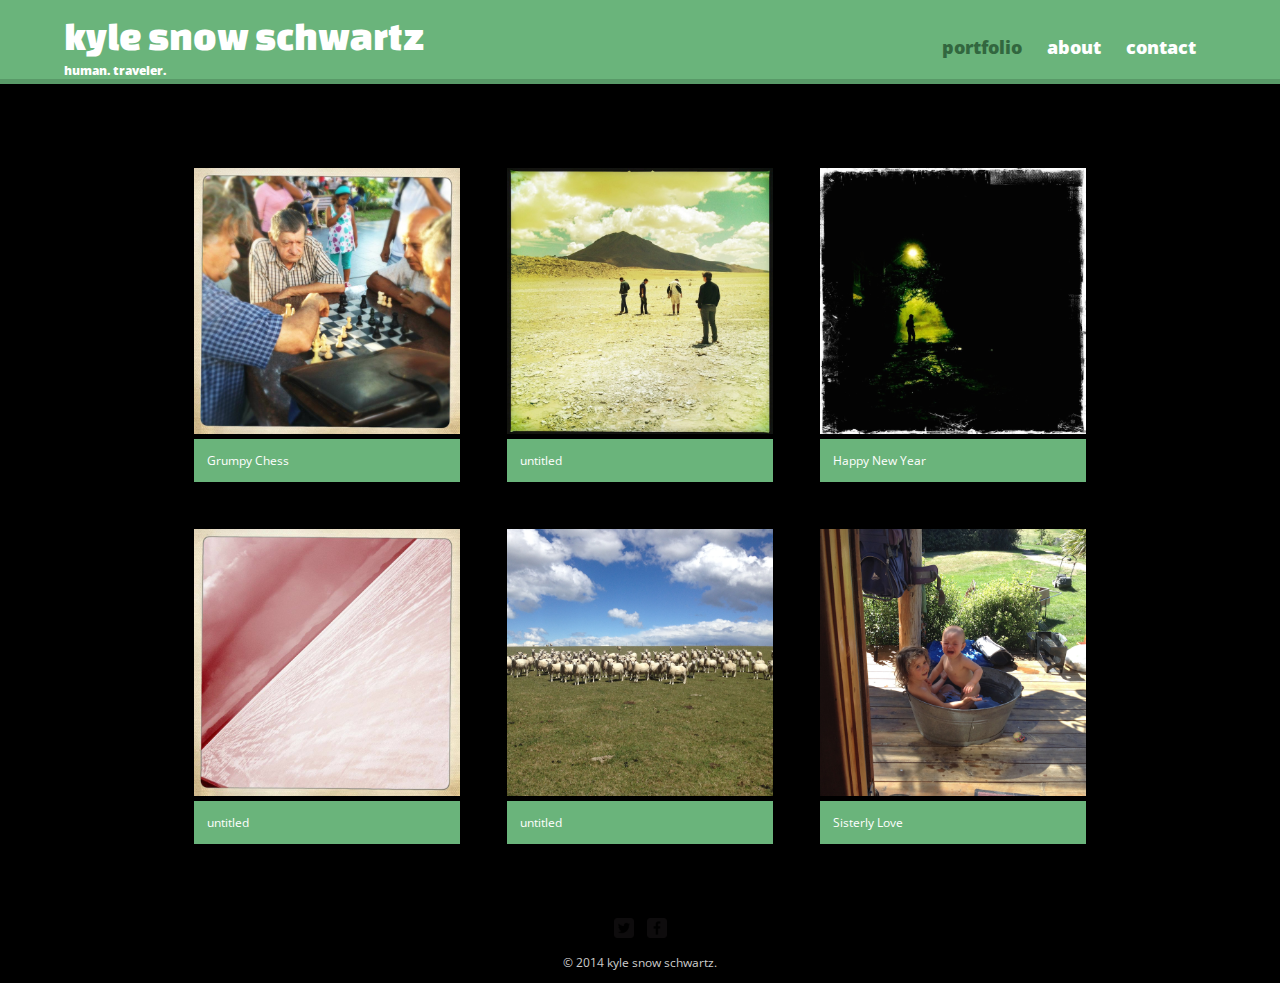
<file: index.html>
<!DOCTYPE html>
<html>
  <head>
    <meta charset="utf-8">
    <title>kyle snow schwartz | human. traveler.</title>
    <link rel="stylesheet" type="text/css" href="css/normalize.css">
    <link href='https://fonts.googleapis.com/css?family=Changa+One|Open+Sans:400italic,700italic,400,700,800' rel='stylesheet' type='text/css'>
    <link rel="stylesheet" type="text/css" href="css/main.css">
    <link rel="stylesheet" type="text/css" href="css/responsive.css">
    <meta name="viewport" content="width=device-width, initial-scale=1.0">
  </head>
  <body>
    <header>
      <a href="index.html" id="logo">
        <h1>kyle snow schwartz</h1>
        <h2>human. traveler.</h2>
      </a>
      <nav>
        <ul>
          <li><a href="index.html" class="selected">portfolio</a></li>
          <li><a href="about.html">about</a></li>
          <li><a href="contact.html">contact</a></li>
        </ul>
      </nav>
      <div  id="nested">
        <ul>
          <li><a href="index.html" class="selected">portfolio</a></li>
          <li><a href="contact.html">testing2</a></li>
          <li><a href="contact.html">testing3</a></li>
          <li><a href="contact.html">testing4</a></li>
        </ul>
        </div>
    </header>
    <div id="wrapper">
      <section>
        <ul id="gallery">
          <li>
            <a href="img/grumpy chess.jpg">
              <img src="img/grumpy chess.jpg" alt="Grumpy Chess">
              <p>Grumpy Chess</p>
            </a>
          </li>
          <li>
            <a href="img/mountain moody.jpg">
              <img src="img/mountain moody.jpg" alt="untitled">
              <p>untitled</p>
            </a>
          </li>
          <li>
            <a href="img/new years moody.jpg">
              <img src="img/new years moody.jpg" alt="Happy New Year">
              <p>Happy New Year</p>
            </a>
          </li>
          <li>
            <a href="img/pink landscape.jpg">
              <img src="img/pink landscape.jpg" alt="untitled">
              <p>untitled</p>
            </a>
          </li>
          <li id=sheep>
            <a href="img/sheep watching.jpg">
              <img src="img/sheep watching.jpg" alt="untitled">
              <p>untitled</p>
            </a>
          </li>
          <li>
            <a href="img/mat and oscar.jpg">
              <img src="img/mat and oscar.jpg" alt="Sisterly Love">
              <p>Sisterly Love</p>
            </a>
          </li>
        </ul>
      </section>
      <footer>
       <a href="http://twitter.com/snow_schwartz"><img src="img/twitter-wrap.png" alt="twitter logo" class="social"> </a>
        <a href="http://facebook.com/kylesnowschwartz"><img src="img/facebook-wrap.png" alt="facebook logo" class="social"></a>
        <p>&copy; 2014 kyle snow schwartz.</p>
      </footer>
    </div>

  <script src="https://code.jquery.com/jquery-1.11.0.min.js" type="text/javascript" charset="utf-8"></script>
  <script src="jquery.js" type="text/javascript" charset="utf-8"></script>


  </body>
</html>
</file>
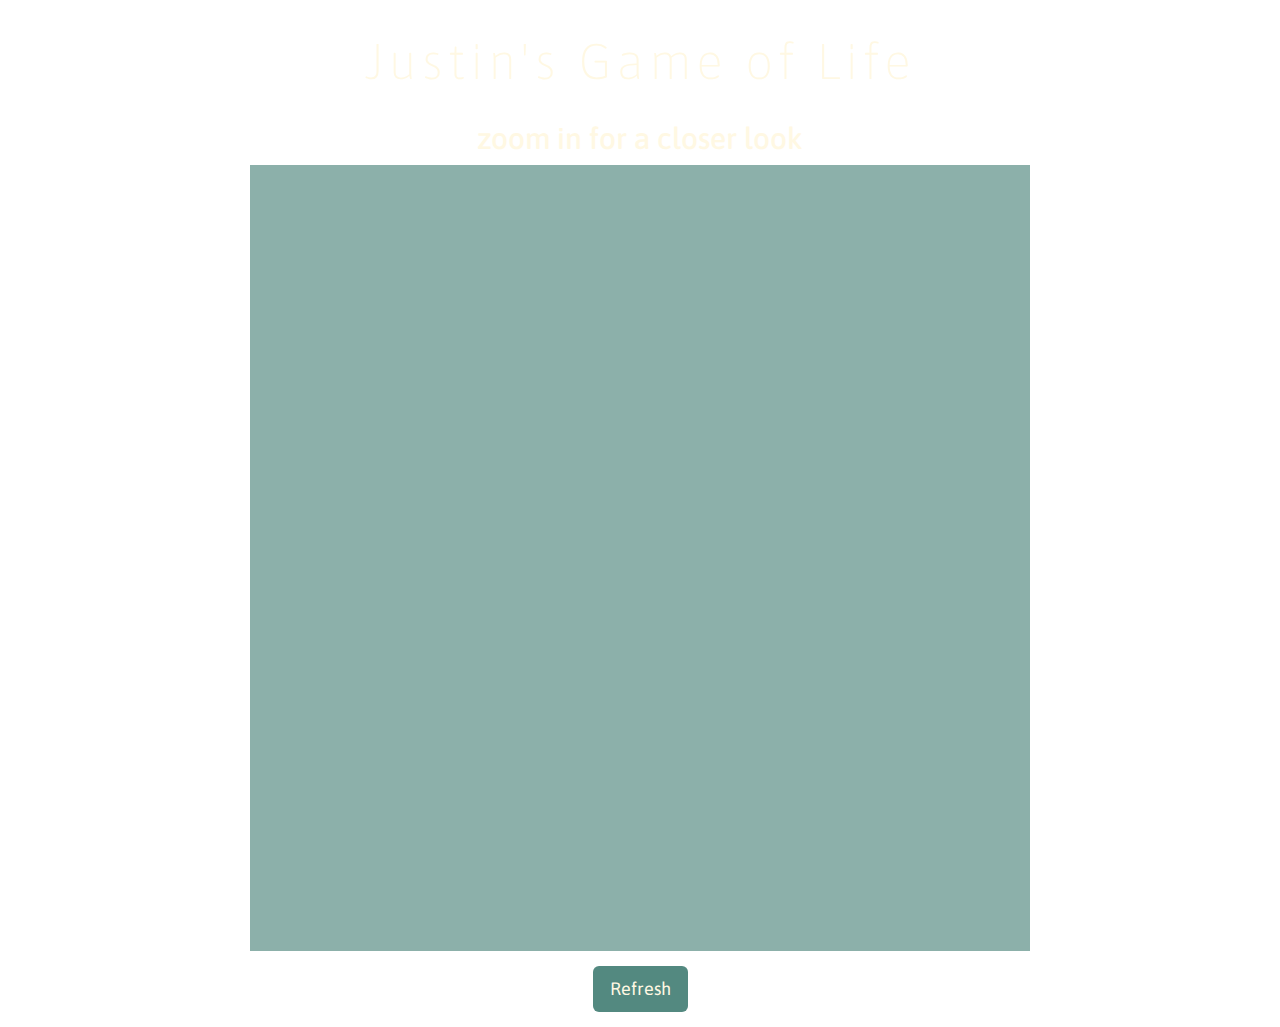
<file: conway_js/index.html>
<!DOCTYPE html>

<html>

  <head>
    <link rel="stylesheet" href="https://maxcdn.bootstrapcdn.com/bootstrap/3.3.4/css/bootstrap.min.css">
    <script src="https://ajax.googleapis.com/ajax/libs/jquery/2.1.3/jquery.min.js"></script>
    <script src="https://maxcdn.bootstrapcdn.com/bootstrap/3.3.4/js/bootstrap.min.js"></script>

    <link href='https://fonts.googleapis.com/css?family=Asap:400,700' rel='stylesheet' type='text/css'>
    <link rel="stylesheet" type="text/css" href="./stylesheets/normalize.css">
    <link rel="stylesheet" type="text/css" href="./stylesheets/index.css">

    <script type="text/javascript" src='./javascripts/cell.js'></script>
    <script type="text/javascript" src='./javascripts/conway.js'></script>
    <script type="text/javascript" src='./javascripts/index.js'></script>
  </head>

  <body>
    <h1>Justin's Game of Life</h1>
    <h2> zoom in for a closer look </h2>
    <div class='background'>
      <section id="grid"></section>
    </div>
    <button type="button" class="refresh-conway btn btn-lg">Refresh</button>
  </body>

</html>
</file>
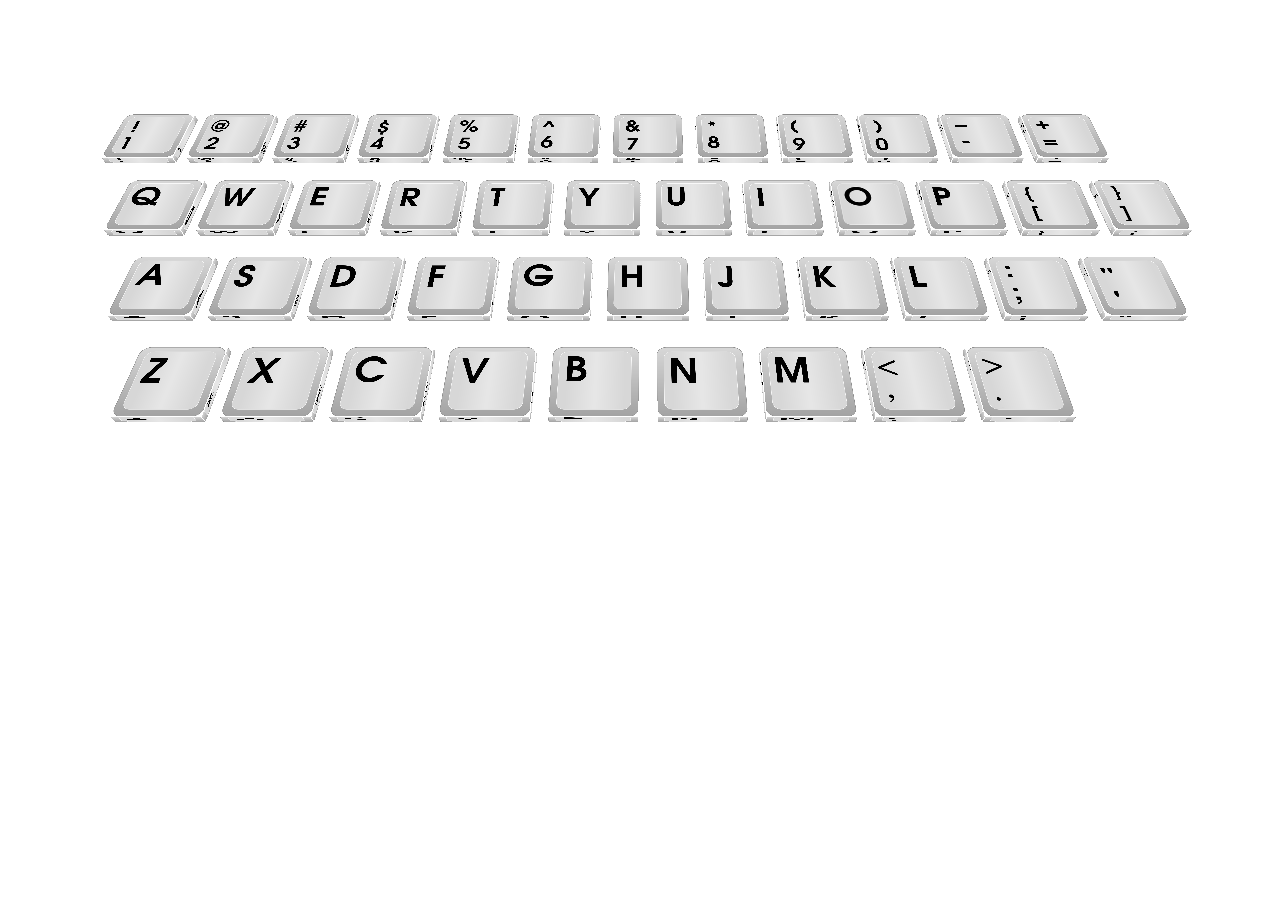
<file: keyboardography/index.html>
<html>
  <head>
    <title>keyboardography</title>
  </head>
  <body>
    <script src="js/three.min.js"></script>
    <script src="js/OrbitControls.js"></script>
    <script src="https://ajax.googleapis.com/ajax/libs/jquery/2.1.3/jquery.min.js"></script>
    <script src="js/application.js">

    </script>
  </body>
</html>
</file>
<file: marmitegasm/index.html>
<html>
  <head>
    <title>Marmitegasm</title>
    <meta charset="utf-8">
    <meta name="viewport" content="width=device-width, user-scalable=no, minimum-scale=1.0, maximum-scale=1.0">
  </head>
  <body>
    <script src="https://ajax.googleapis.com/ajax/libs/jquery/2.1.3/jquery.min.js"></script>

    <link rel="stylesheet" href="stylesheets/application.css">

    <script src="javascripts/three.min.js"></script>
    <script src="javascripts/OrbitControls.js"></script>
    <script src="javascripts/renderers/Projector.js"></script>
    <script src="javascripts/renderers/CanvasRenderer.js"></script>
    <script src="javascripts/application.js"></script>
    <script src="javascripts/nav.js"></script>
    <div class=""></div>
  </body>
</html>
</file>
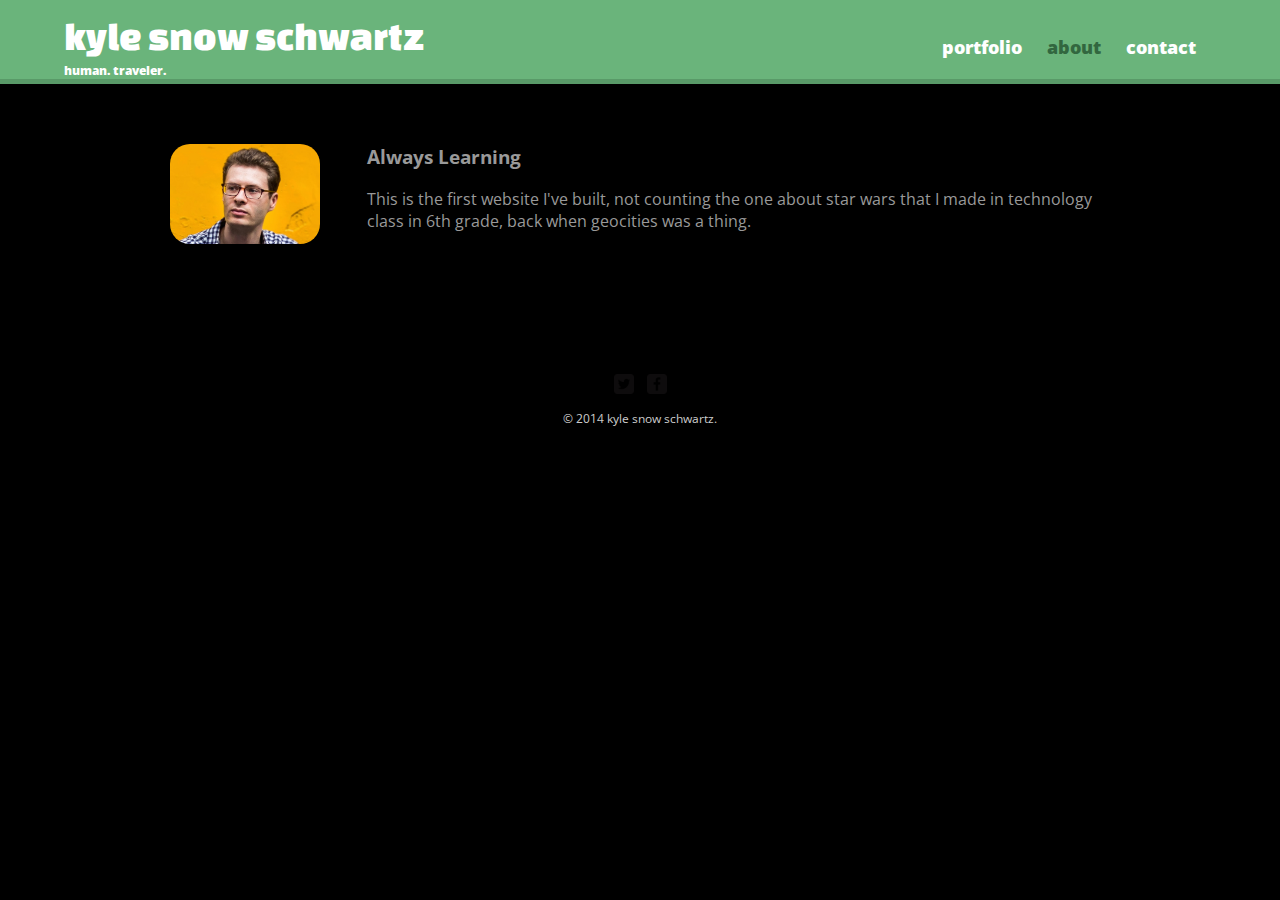
<file: about.html>
<!DOCTYPE html>
<html>
  <head>
    <meta charset="utf-8">
    <title>kyle snow schwartz | human. traveler.</title>
    <link rel="stylesheet" type="text/css" href="css/normalize.css">
    <link href='https://fonts.googleapis.com/css?family=Changa+One|Open+Sans:400italic,700italic,400,700,800' rel='stylesheet' type='text/css'>
    <link rel="stylesheet" type="text/css" href="css/main.css">
    <link rel="stylesheet" type="text/css" href="css/responsive.css">
    <meta name="viewport" content="width=device-width, initial-scale=1.0">
  </head>
  <body>
    <header>
      <a href="index.html" id="logo">
        <h1>kyle snow schwartz</h1>
        <h2>human. traveler.</h2>
      </a>
      <nav>
        <ul>
          <li><a href="index.html">portfolio</a></li>
          <li><a href="about.html" class="selected">about</a></li>
          <li><a href="contact.html">contact</a></li>
        </ul>
      </nav>
      <div id="nested">
        <ul>
          <li><a href="index.html">portfolio</a></li>
          <li><a href="contact.html">testing2</a></li>
          <li><a href="contact.html">testing3</a></li>
          <li><a href="contact.html">testing4</a></li>
        </ul>
      </div>
    </header>
    <div id="wrapper">
      <section>
        <img src="img/headshot1.jpg" alt="Photograph of Kyle Snow Schwartz" class="profile-photo">
        <h3>Always Learning</h3>
        <p>This is the first website I've built, not counting the one about star wars that I made in technology class in 6th grade, back when geocities was a thing.</p>
      </section>
      <footer>
       <a href="http://twitter.com/snow_schwartz"><img src="img/twitter-wrap.png" alt="twitter logo" class="social"> </a>
        <a href="http://facebook.com/kylesnowschwartz"><img src="img/facebook-wrap.png" alt="facebook logo" class="social"></a>
        <p>&copy; 2014 kyle snow schwartz.</p>
      </footer>
    </div>

  <script src="https://code.jquery.com/jquery-1.11.0.min.js" type="text/javascript" charset="utf-8"></script>
  <script src="jquery.js" type="text/javascript" charset="utf-8"></script>

  </body>
</html>
</file>
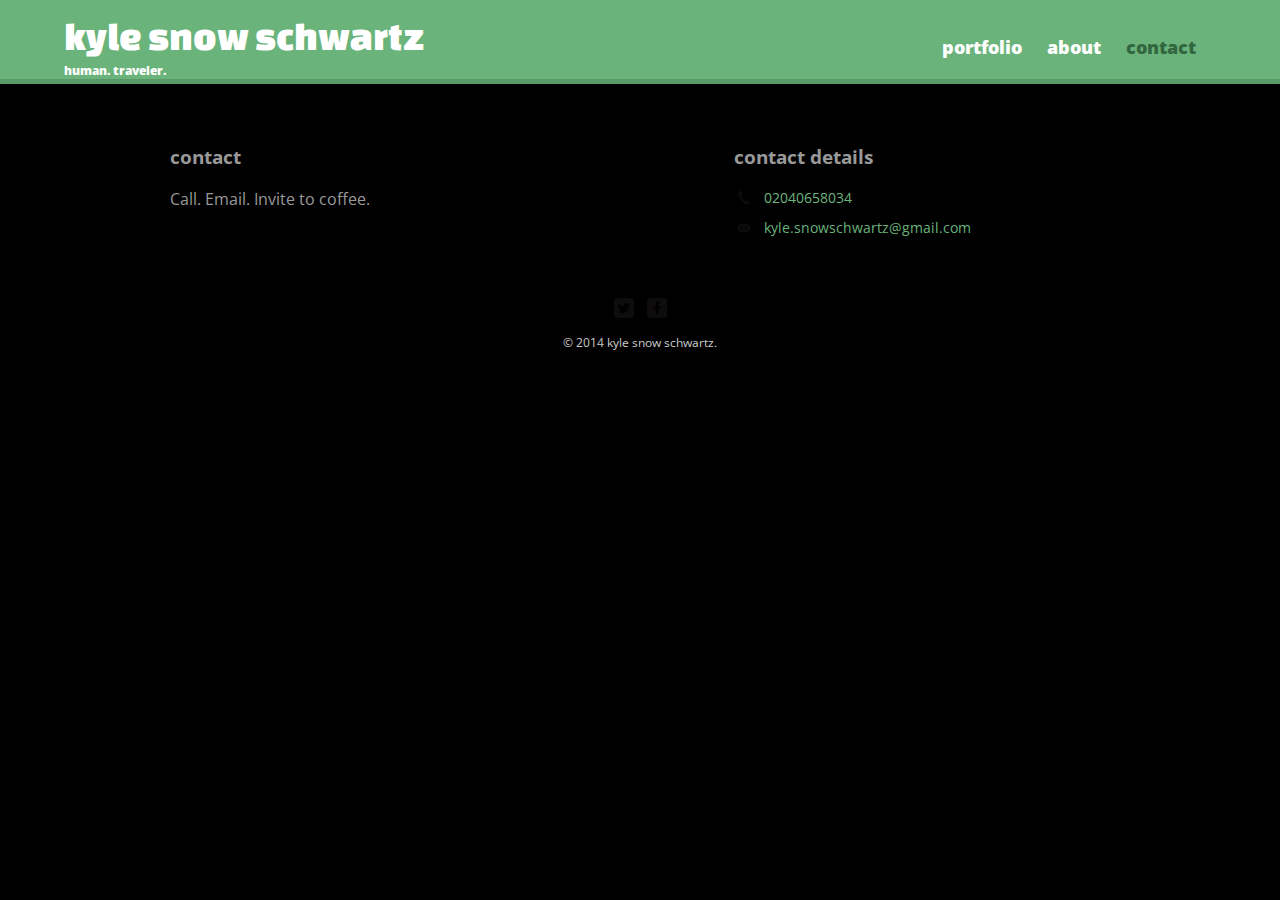
<file: contact.html>
<!DOCTYPE html>
<html>
  <head>
    <meta charset="utf-8">
    <title>kyle snow schwartz | human. traveler.</title>
    <link rel="stylesheet" type="text/css" href="css/normalize.css">
    <link href='https://fonts.googleapis.com/css?family=Changa+One|Open+Sans:400italic,700italic,400,700,800' rel='stylesheet' type='text/css'>
    <link rel="stylesheet" type="text/css" href="css/main.css">
    <link rel="stylesheet" type="text/css" href="css/responsive.css">
    <meta name="viewport" content="width=device-width, initial-scale=1.0">
  </head>
  <body>
    <header>
      <a href="index.html" id="logo">
        <h1>kyle snow schwartz</h1>
        <h2>human. traveler.</h2>
      </a>
      <nav>
        <ul>
          <li><a href="index.html">portfolio</a></li>
          <li><a href="about.html">about</a></li>
          <li><a href="contact.html" class="selected">contact</a></li>
        </ul>
      </nav>
      <div  id="nested">
        <ul>
          <li><a href="index.html" class="selected">portfolio</a></li>
          <li><a href="contact.html">testing2</a></li>
          <li><a href="contact.html">testing3</a></li>
          <li><a href="contact.html">testing4</a></li>
        </ul>
        </div>
    </header>
    <div id="wrapper">
      <section id="primary">
        <h3>contact</h3>
        <p>Call. Email. Invite to coffee.</p>
      </section>
      <section id="secondary">
        <h3>contact details</h3>
        <ul class="contact-info">
          <li class="phone"><a href="tel:02040658034">02040658034</a></li>
          <li class="mail"><a href="mailto:kyle.snowschwartz@gmail.com">kyle.snowschwartz@gmail.com</a></li>
          </ul>
      </section>
      <footer>
       <a href="http://twitter.com/snow_schwartz"><img src="img/twitter-wrap.png" alt="twitter logo" class="social"> </a>
        <a href="http://facebook.com/kylesnowschwartz"><img src="img/facebook-wrap.png" alt="facebook logo" class="social"></a>
        <p>&copy; 2014 kyle snow schwartz.</p>
      </footer>
    </div>

  <script src="https://code.jquery.com/jquery-1.11.0.min.js" type="text/javascript" charset="utf-8"></script>
  <script src="jquery.js" type="text/javascript" charset="utf-8"></script>

  </body>
</html>
</file>
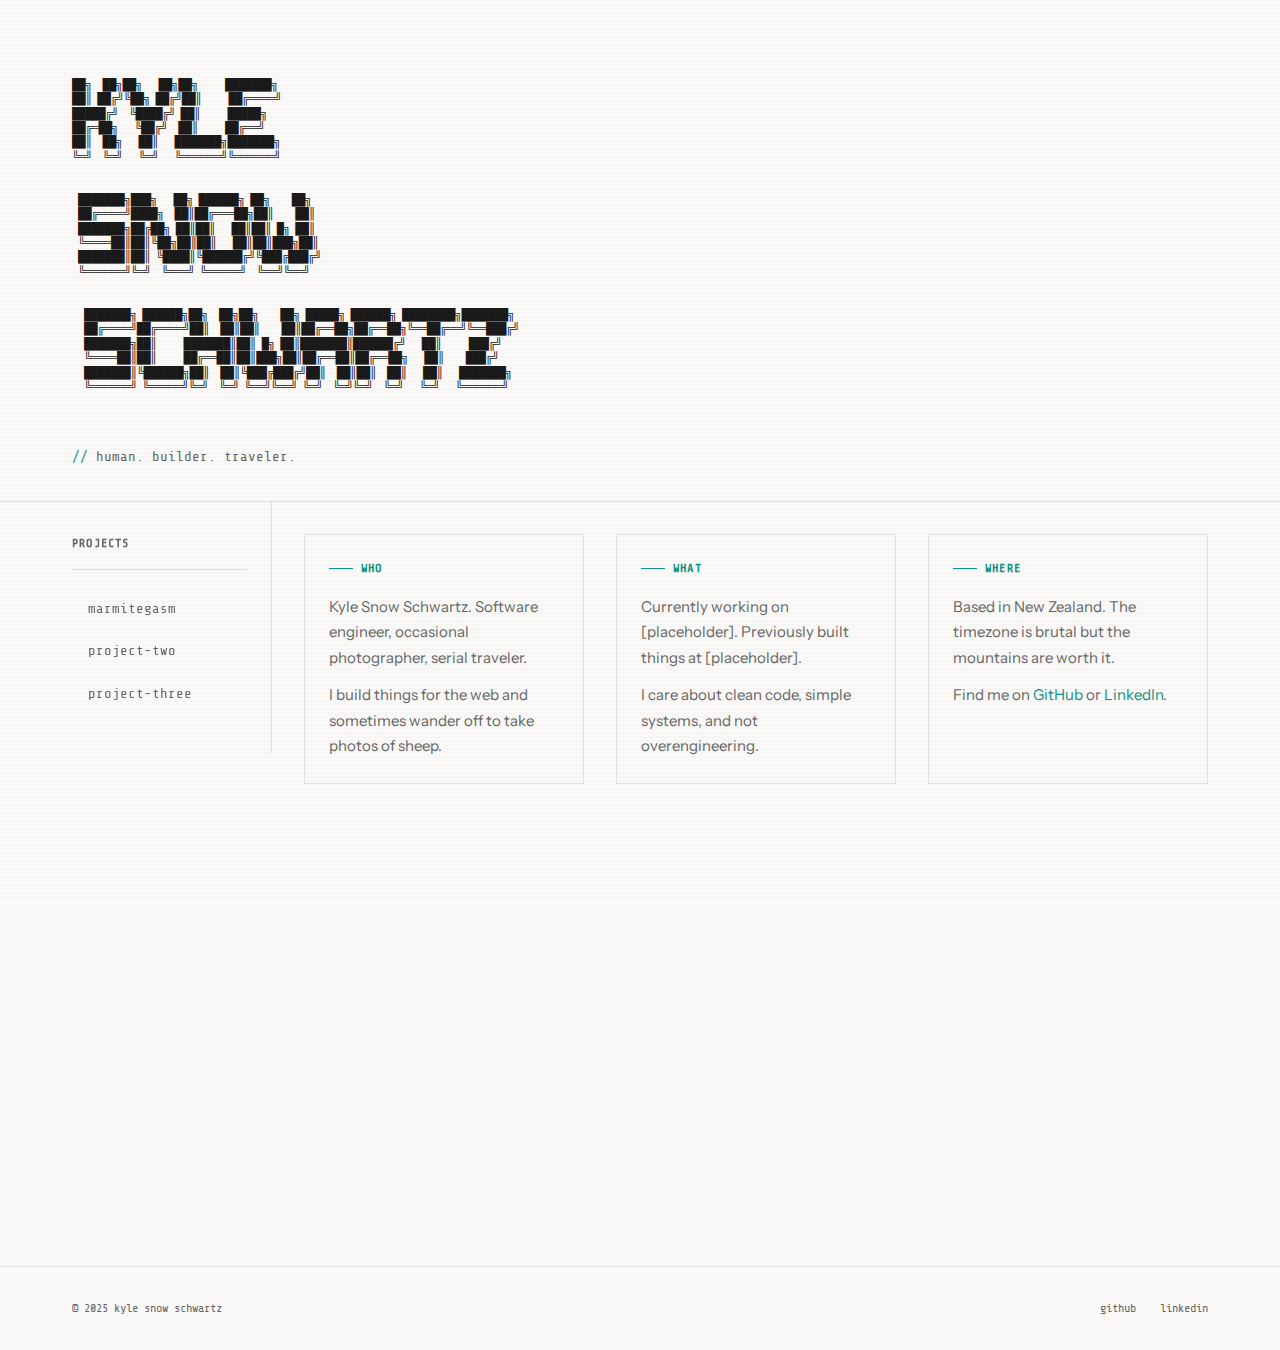
<file: index-v2.html>
<!DOCTYPE html>
<html lang="en">

<head>
  <meta charset="UTF-8">
  <meta name="viewport" content="width=device-width, initial-scale=1.0">
  <title>Kyle Snow Schwartz</title>
  <link rel="preconnect" href="https://fonts.googleapis.com">
  <link rel="preconnect" href="https://fonts.gstatic.com" crossorigin>
  <link
    href="https://fonts.googleapis.com/css2?family=Instrument+Sans:wght@400;500;600;700&family=Share+Tech+Mono&display=swap"
    rel="stylesheet">
  <style>
    :root {
      /* Base palette - Scandi minimal */
      --color-bg: #faf9f7;
      --color-text: #1a1a1a;
      --color-text-muted: #666666;
      --color-border: #e0e0e0;

      /* Accent - going with teal for now */
      --color-accent: #0d9488;
      --color-accent-hover: #0f766e;

      /* Typography */
      --font-mono: 'Share Tech Mono', monospace;
      --font-sans: 'Instrument Sans', sans-serif;

      /* Layout */
      --sidebar-width: 200px;
      --container-max: 1200px;
      --gap: 2rem;
    }

    *,
    *::before,
    *::after {
      margin: 0;
      padding: 0;
      box-sizing: border-box;
    }

    html {
      font-size: 16px;
      scroll-behavior: smooth;
    }

    body {
      font-family: var(--font-sans);
      background: var(--color-bg);
      color: var(--color-text);
      line-height: 1.6;
      -webkit-font-smoothing: antialiased;
      min-height: 100vh;
    }

    /* Subtle scanline texture - very light for that retro hint */
    body::before {
      content: '';
      position: fixed;
      top: 0;
      left: 0;
      width: 100%;
      height: 100%;
      background: repeating-linear-gradient(0deg,
          transparent,
          transparent 2px,
          rgba(0, 0, 0, 0.01) 2px,
          rgba(0, 0, 0, 0.01) 4px);
      pointer-events: none;
      z-index: 1000;
    }

    .container {
      max-width: var(--container-max);
      margin: 0 auto;
      padding: 0 var(--gap);
    }

    /* === HEADER / BANNER === */
    header {
      padding: 3rem 0 2rem;
      border-bottom: 1px solid var(--color-border);
    }

    .ascii-banner {
      font-family: var(--font-mono);
      font-size: clamp(0.4rem, 1.5vw, 0.75rem);
      line-height: 1.2;
      color: var(--color-text);
      white-space: pre;
      letter-spacing: -0.05em;
      user-select: none;
    }

    .ascii-banner .name {
      display: block;
    }

    .ascii-banner .name-kyle {
      padding-left: 0;
    }

    .ascii-banner .name-snow {
      padding-left: 1ch;
    }

    .ascii-banner .name-schwartz {
      padding-left: 2ch;
    }

    .tagline {
      font-family: var(--font-mono);
      font-size: 0.875rem;
      color: var(--color-text-muted);
      margin-top: 1.5rem;
      text-transform: lowercase;
    }

    .tagline span {
      color: var(--color-accent);
    }

    /* === MAIN LAYOUT === */
    main {
      display: grid;
      grid-template-columns: var(--sidebar-width) 1fr;
      min-height: calc(100vh - 200px);
    }

    /* === SIDEBAR / PROJECTS === */
    .sidebar {
      border-right: 1px solid var(--color-border);
      padding: 2rem 1.5rem 2rem 0;
      position: sticky;
      top: 0;
      height: fit-content;
    }

    .sidebar-title {
      font-family: var(--font-mono);
      font-size: 0.75rem;
      text-transform: uppercase;
      letter-spacing: 0.1em;
      color: var(--color-text-muted);
      margin-bottom: 1rem;
    }

    .sidebar-divider {
      width: 100%;
      height: 1px;
      background: var(--color-border);
      margin-bottom: 1.5rem;
    }

    .project-list {
      list-style: none;
    }

    .project-list li {
      margin-bottom: 0.75rem;
    }

    .project-list a {
      font-family: var(--font-mono);
      font-size: 0.875rem;
      color: var(--color-text-muted);
      text-decoration: none;
      display: block;
      padding: 0.25rem 0;
      transition: color 0.2s ease, padding-left 0.2s ease;
    }

    .project-list a::before {
      content: '>';
      margin-right: 0.5rem;
      color: var(--color-accent);
      opacity: 0;
      transition: opacity 0.2s ease;
    }

    .project-list a:hover {
      color: var(--color-text);
      padding-left: 0.5rem;
    }

    .project-list a:hover::before {
      opacity: 1;
    }

    /* === CONTENT AREA === */
    .content {
      padding: 2rem 0 2rem 2rem;
    }

    /* === ABOUT PANELS === */
    .about-grid {
      display: grid;
      grid-template-columns: repeat(3, 1fr);
      gap: var(--gap);
    }

    .about-panel {
      padding: 1.5rem;
      border: 1px solid var(--color-border);
      background: transparent;
      transition: border-color 0.3s ease, box-shadow 0.3s ease;
    }

    .about-panel:hover {
      border-color: var(--color-accent);
      box-shadow: 0 4px 20px rgba(0, 0, 0, 0.04);
    }

    .panel-header {
      font-family: var(--font-mono);
      font-size: 0.75rem;
      text-transform: uppercase;
      letter-spacing: 0.1em;
      color: var(--color-accent);
      margin-bottom: 1rem;
      display: flex;
      align-items: center;
      gap: 0.5rem;
    }

    .panel-header::before {
      content: '';
      width: 24px;
      height: 1px;
      background: var(--color-accent);
    }

    .panel-content {
      font-size: 0.9375rem;
      color: var(--color-text-muted);
      line-height: 1.7;
    }

    .panel-content p {
      margin-bottom: 0.75rem;
    }

    .panel-content p:last-child {
      margin-bottom: 0;
    }

    .panel-content a {
      color: var(--color-accent);
      text-decoration: none;
      border-bottom: 1px solid transparent;
      transition: border-color 0.2s ease;
    }

    .panel-content a:hover {
      border-bottom-color: var(--color-accent);
    }

    /* === FOOTER === */
    footer {
      border-top: 1px solid var(--color-border);
      padding: 2rem 0;
      margin-top: 4rem;
    }

    .footer-content {
      display: flex;
      justify-content: space-between;
      align-items: center;
    }

    .footer-content p {
      font-family: var(--font-mono);
      font-size: 0.75rem;
      color: var(--color-text-muted);
    }

    .social-links {
      display: flex;
      gap: 1.5rem;
    }

    .social-links a {
      font-family: var(--font-mono);
      font-size: 0.75rem;
      color: var(--color-text-muted);
      text-decoration: none;
      transition: color 0.2s ease;
    }

    .social-links a:hover {
      color: var(--color-accent);
    }

    /* === RESPONSIVE === */
    @media (max-width: 900px) {
      main {
        grid-template-columns: 1fr;
      }

      .sidebar {
        border-right: none;
        border-bottom: 1px solid var(--color-border);
        padding: 1.5rem 0;
        position: static;
      }

      .project-list {
        display: flex;
        flex-wrap: wrap;
        gap: 0.5rem 1.5rem;
      }

      .project-list li {
        margin-bottom: 0;
      }

      .content {
        padding: 2rem 0;
      }

      .about-grid {
        grid-template-columns: 1fr;
      }
    }

    @media (max-width: 600px) {
      :root {
        --gap: 1rem;
      }

      .ascii-banner {
        font-size: 0.35rem;
      }

      header {
        padding: 2rem 0 1.5rem;
      }

      .footer-content {
        flex-direction: column;
        gap: 1rem;
        text-align: center;
      }
    }

    /* === FOCUS STATES === */
    a:focus-visible {
      outline: 2px solid var(--color-accent);
      outline-offset: 4px;
    }

    /* === REDUCED MOTION === */
    @media (prefers-reduced-motion: reduce) {

      *,
      *::before,
      *::after {
        animation-duration: 0.01ms !important;
        transition-duration: 0.01ms !important;
      }
    }
  </style>
</head>

<body>
  <header>
    <div class="container">
      <div class="ascii-banner" aria-label="Kyle Snow Schwartz">
        <span class="name name-kyle" data-src="ascii/kyle.txt"></span>
        <span class="name name-snow" data-src="ascii/snow.txt"></span>
        <span class="name name-schwartz" data-src="ascii/schwartz.txt"></span>
      </div>
      <p class="tagline"><span>//</span> human. builder. traveler.</p>
    </div>
  </header>

  <div class="container">
    <main>
      <aside class="sidebar">
        <h2 class="sidebar-title">Projects</h2>
        <div class="sidebar-divider"></div>
        <ul class="project-list">
          <li><a href="marmitegasm/">marmitegasm</a></li>
          <li><a href="#">project-two</a></li>
          <li><a href="#">project-three</a></li>
        </ul>
      </aside>

      <section class="content">
        <div class="about-grid">
          <article class="about-panel">
            <h3 class="panel-header">Who</h3>
            <div class="panel-content">
              <p>Kyle Snow Schwartz. Software engineer, occasional photographer, serial traveler.</p>
              <p>I build things for the web and sometimes wander off to take photos of sheep.</p>
            </div>
          </article>

          <article class="about-panel">
            <h3 class="panel-header">What</h3>
            <div class="panel-content">
              <p>Currently working on [placeholder]. Previously built things at [placeholder].</p>
              <p>I care about clean code, simple systems, and not overengineering.</p>
            </div>
          </article>

          <article class="about-panel">
            <h3 class="panel-header">Where</h3>
            <div class="panel-content">
              <p>Based in New Zealand. The timezone is brutal but the mountains are worth it.</p>
              <p>Find me on <a href="#">GitHub</a> or <a href="#">LinkedIn</a>.</p>
            </div>
          </article>
        </div>
      </section>
    </main>
  </div>

  <footer>
    <div class="container">
      <div class="footer-content">
        <p>&copy; 2025 kyle snow schwartz</p>
        <nav class="social-links">
          <a href="#">github</a>
          <a href="#">linkedin</a>
        </nav>
      </div>
    </div>
  </footer>

  <script>
    // Load ASCII art from external files
    document.querySelectorAll('.ascii-banner [data-src]').forEach(async (el) => {
      try {
        const response = await fetch(el.dataset.src);
        if (response.ok) {
          el.textContent = await response.text();
        }
      } catch (e) {
        console.warn('Failed to load ASCII art:', el.dataset.src);
      }
    });
  </script>
</body>

</html>
</file>
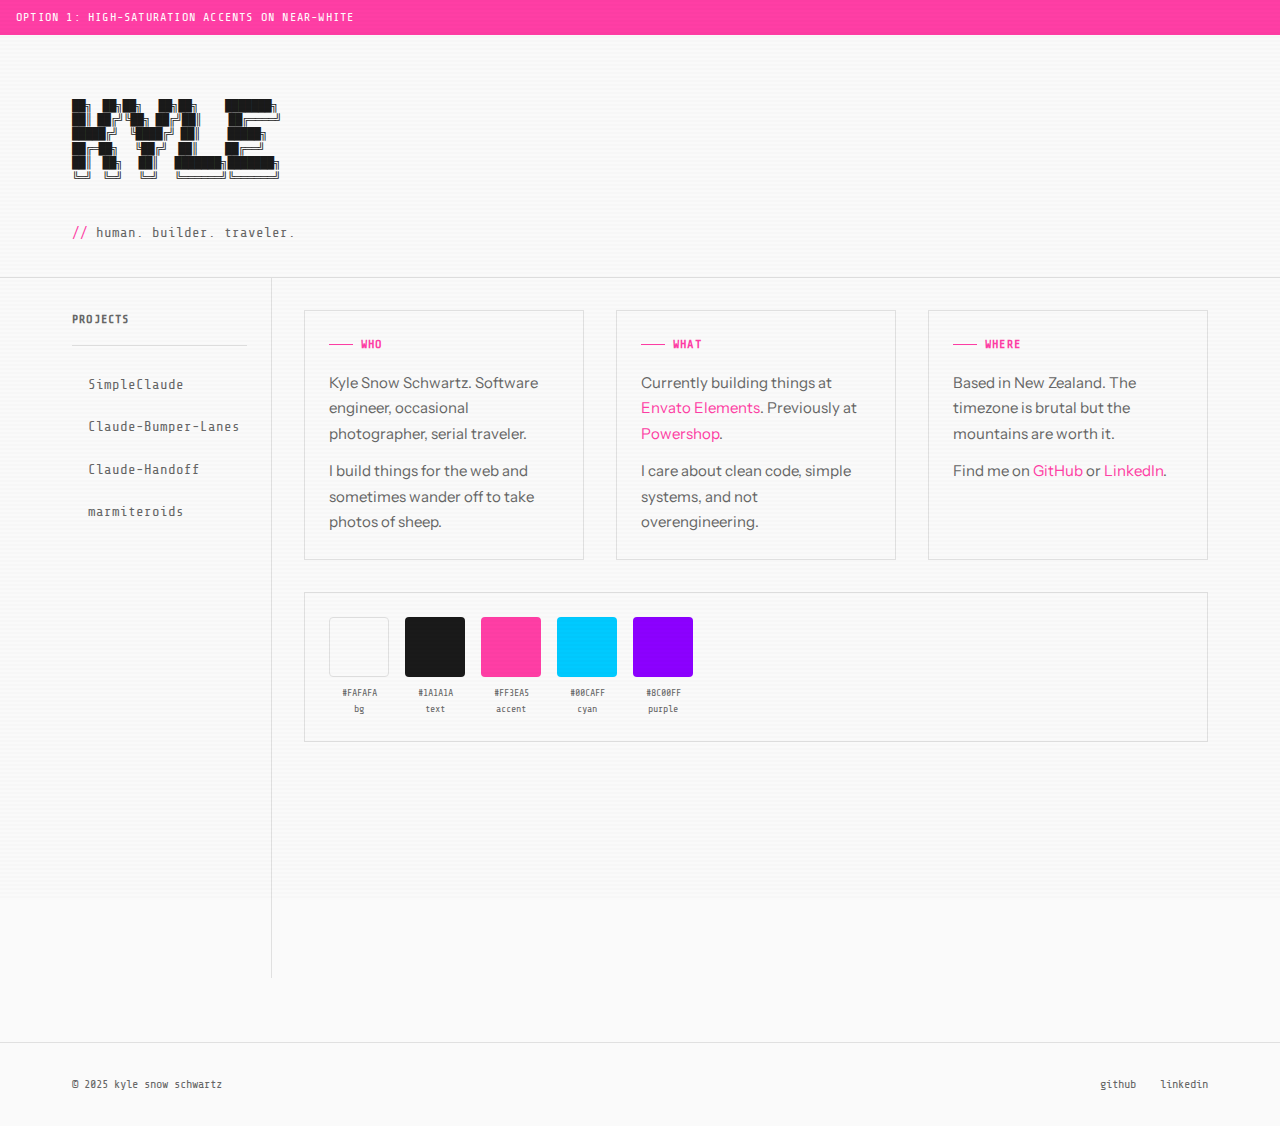
<file: mockups/option1-saturated-accents.html>
<!DOCTYPE html>
<html lang="en">

<head>
  <meta charset="UTF-8">
  <meta name="viewport" content="width=device-width, initial-scale=1.0">
  <title>Option 1: High-Saturation Accents</title>
  <link rel="preconnect" href="https://fonts.googleapis.com">
  <link rel="preconnect" href="https://fonts.gstatic.com" crossorigin>
  <link
    href="https://fonts.googleapis.com/css2?family=Instrument+Sans:wght@400;500;600;700&family=Share+Tech+Mono&display=swap"
    rel="stylesheet">
  <style>
    :root {
      /* Option 1: High-Saturation Accents on Near-White */
      --color-bg: #FAFAFA;
      --color-text: #1A1A1A;
      --color-text-muted: #666666;
      --color-border: #E0E0E0;

      /* Neon accents */
      --color-accent: #FF3EA5;
      --color-accent-hover: #E0358F;
      --color-accent-secondary: #00CAFF;
      --color-accent-tertiary: #8C00FF;

      /* Typography */
      --font-mono: 'Share Tech Mono', monospace;
      --font-sans: 'Instrument Sans', sans-serif;

      /* Layout */
      --sidebar-width: 200px;
      --container-max: 1200px;
      --gap: 2rem;
    }

    *,
    *::before,
    *::after {
      margin: 0;
      padding: 0;
      box-sizing: border-box;
    }

    html {
      font-size: 16px;
    }

    body {
      font-family: var(--font-sans);
      background: var(--color-bg);
      color: var(--color-text);
      line-height: 1.6;
      -webkit-font-smoothing: antialiased;
      min-height: 100vh;
    }

    /* Subtle scanline texture */
    body::before {
      content: '';
      position: fixed;
      top: 0;
      left: 0;
      width: 100%;
      height: 100%;
      background: repeating-linear-gradient(0deg,
          transparent,
          transparent 2px,
          rgba(0, 0, 0, 0.01) 2px,
          rgba(0, 0, 0, 0.01) 4px);
      pointer-events: none;
      z-index: 1000;
    }

    .container {
      max-width: var(--container-max);
      margin: 0 auto;
      padding: 0 var(--gap);
    }

    .theme-label {
      background: var(--color-accent);
      color: white;
      padding: 0.5rem 1rem;
      font-family: var(--font-mono);
      font-size: 0.75rem;
      text-transform: uppercase;
      letter-spacing: 0.1em;
    }

    header {
      padding: 3rem 0 2rem;
      border-bottom: 1px solid var(--color-border);
    }

    .ascii-banner {
      font-family: var(--font-mono);
      font-size: clamp(0.4rem, 1.5vw, 0.75rem);
      line-height: 1.2;
      color: var(--color-text);
      white-space: pre;
      letter-spacing: -0.05em;
    }

    .tagline {
      font-family: var(--font-mono);
      font-size: 0.875rem;
      color: var(--color-text-muted);
      margin-top: 1.5rem;
      text-transform: lowercase;
    }

    .tagline span {
      color: var(--color-accent);
    }

    main {
      display: grid;
      grid-template-columns: var(--sidebar-width) 1fr;
      min-height: calc(100vh - 200px);
    }

    .sidebar {
      border-right: 1px solid var(--color-border);
      padding: 2rem 1.5rem 2rem 0;
    }

    .sidebar-title {
      font-family: var(--font-mono);
      font-size: 0.75rem;
      text-transform: uppercase;
      letter-spacing: 0.1em;
      color: var(--color-text-muted);
      margin-bottom: 1rem;
    }

    .sidebar-divider {
      width: 100%;
      height: 1px;
      background: var(--color-border);
      margin-bottom: 1.5rem;
    }

    .project-list {
      list-style: none;
    }

    .project-list li {
      margin-bottom: 0.75rem;
    }

    .project-list a {
      font-family: var(--font-mono);
      font-size: 0.875rem;
      color: var(--color-text-muted);
      text-decoration: none;
      display: block;
      padding: 0.25rem 0;
      transition: color 0.2s ease, padding-left 0.2s ease;
    }

    .project-list a::before {
      content: '>';
      margin-right: 0.5rem;
      color: var(--color-accent);
      opacity: 0;
      transition: opacity 0.2s ease;
    }

    .project-list a:hover {
      color: var(--color-text);
      padding-left: 0.5rem;
    }

    .project-list a:hover::before {
      opacity: 1;
    }

    .content {
      padding: 2rem 0 2rem 2rem;
    }

    .about-grid {
      display: grid;
      grid-template-columns: repeat(3, 1fr);
      gap: var(--gap);
    }

    .about-panel {
      padding: 1.5rem;
      border: 1px solid var(--color-border);
      background: transparent;
      transition: border-color 0.3s ease, box-shadow 0.3s ease;
    }

    .about-panel:hover {
      border-color: var(--color-accent);
      box-shadow: 0 4px 20px rgba(255, 62, 165, 0.1);
    }

    .panel-header {
      font-family: var(--font-mono);
      font-size: 0.75rem;
      text-transform: uppercase;
      letter-spacing: 0.1em;
      color: var(--color-accent);
      margin-bottom: 1rem;
      display: flex;
      align-items: center;
      gap: 0.5rem;
    }

    .panel-header::before {
      content: '';
      width: 24px;
      height: 1px;
      background: var(--color-accent);
    }

    .panel-content {
      font-size: 0.9375rem;
      color: var(--color-text-muted);
      line-height: 1.7;
    }

    .panel-content p {
      margin-bottom: 0.75rem;
    }

    .panel-content p:last-child {
      margin-bottom: 0;
    }

    .panel-content a {
      color: var(--color-accent);
      text-decoration: none;
      border-bottom: 1px solid transparent;
      transition: border-color 0.2s ease;
    }

    .panel-content a:hover {
      border-bottom-color: var(--color-accent);
    }

    /* Color swatches demo */
    .swatches {
      display: flex;
      gap: 1rem;
      margin-top: 2rem;
      padding: 1.5rem;
      border: 1px solid var(--color-border);
    }

    .swatch {
      text-align: center;
    }

    .swatch-color {
      width: 60px;
      height: 60px;
      border-radius: 4px;
      margin-bottom: 0.5rem;
    }

    .swatch-label {
      font-family: var(--font-mono);
      font-size: 0.625rem;
      color: var(--color-text-muted);
    }

    footer {
      border-top: 1px solid var(--color-border);
      padding: 2rem 0;
      margin-top: 4rem;
    }

    .footer-content {
      display: flex;
      justify-content: space-between;
      align-items: center;
    }

    .footer-content p {
      font-family: var(--font-mono);
      font-size: 0.75rem;
      color: var(--color-text-muted);
    }

    .social-links {
      display: flex;
      gap: 1.5rem;
    }

    .social-links a {
      font-family: var(--font-mono);
      font-size: 0.75rem;
      color: var(--color-text-muted);
      text-decoration: none;
      transition: color 0.2s ease;
    }

    .social-links a:hover {
      color: var(--color-accent);
    }

    @media (max-width: 900px) {
      main {
        grid-template-columns: 1fr;
      }

      .sidebar {
        border-right: none;
        border-bottom: 1px solid var(--color-border);
        padding: 1.5rem 0;
      }

      .content {
        padding: 2rem 0;
      }

      .about-grid {
        grid-template-columns: 1fr;
      }
    }
  </style>
</head>

<body>
  <div class="theme-label">Option 1: High-Saturation Accents on Near-White</div>

  <header>
    <div class="container">
      <div class="ascii-banner" aria-label="Kyle Snow Schwartz">
<span class="name name-kyle">██╗  ██╗██╗   ██╗██╗     ███████╗
██║ ██╔╝╚██╗ ██╔╝██║     ██╔════╝
█████╔╝  ╚████╔╝ ██║     █████╗
██╔═██╗   ╚██╔╝  ██║     ██╔══╝
██║  ██╗   ██║   ███████╗███████╗
╚═╝  ╚═╝   ╚═╝   ╚══════╝╚══════╝</span>
      </div>
      <p class="tagline"><span>//</span> human. builder. traveler.</p>
    </div>
  </header>

  <div class="container">
    <main>
      <aside class="sidebar">
        <h2 class="sidebar-title">Projects</h2>
        <div class="sidebar-divider"></div>
        <ul class="project-list">
          <li><a href="#">SimpleClaude</a></li>
          <li><a href="#">Claude-Bumper-Lanes</a></li>
          <li><a href="#">Claude-Handoff</a></li>
          <li><a href="#">marmiteroids</a></li>
        </ul>
      </aside>

      <section class="content">
        <div class="about-grid">
          <article class="about-panel">
            <h3 class="panel-header">Who</h3>
            <div class="panel-content">
              <p>Kyle Snow Schwartz. Software engineer, occasional photographer, serial traveler.</p>
              <p>I build things for the web and sometimes wander off to take photos of sheep.</p>
            </div>
          </article>

          <article class="about-panel">
            <h3 class="panel-header">What</h3>
            <div class="panel-content">
              <p>Currently building things at <a href="#">Envato Elements</a>. Previously at <a href="#">Powershop</a>.</p>
              <p>I care about clean code, simple systems, and not overengineering.</p>
            </div>
          </article>

          <article class="about-panel">
            <h3 class="panel-header">Where</h3>
            <div class="panel-content">
              <p>Based in New Zealand. The timezone is brutal but the mountains are worth it.</p>
              <p>Find me on <a href="#">GitHub</a> or <a href="#">LinkedIn</a>.</p>
            </div>
          </article>
        </div>

        <div class="swatches">
          <div class="swatch">
            <div class="swatch-color" style="background: #FAFAFA; border: 1px solid #E0E0E0;"></div>
            <div class="swatch-label">#FAFAFA<br>bg</div>
          </div>
          <div class="swatch">
            <div class="swatch-color" style="background: #1A1A1A;"></div>
            <div class="swatch-label">#1A1A1A<br>text</div>
          </div>
          <div class="swatch">
            <div class="swatch-color" style="background: #FF3EA5;"></div>
            <div class="swatch-label">#FF3EA5<br>accent</div>
          </div>
          <div class="swatch">
            <div class="swatch-color" style="background: #00CAFF;"></div>
            <div class="swatch-label">#00CAFF<br>cyan</div>
          </div>
          <div class="swatch">
            <div class="swatch-color" style="background: #8C00FF;"></div>
            <div class="swatch-label">#8C00FF<br>purple</div>
          </div>
        </div>
      </section>
    </main>
  </div>

  <footer>
    <div class="container">
      <div class="footer-content">
        <p>&copy; 2025 kyle snow schwartz</p>
        <nav class="social-links">
          <a href="#">github</a>
          <a href="#">linkedin</a>
        </nav>
      </div>
    </div>
  </footer>
</body>

</html>
</file>
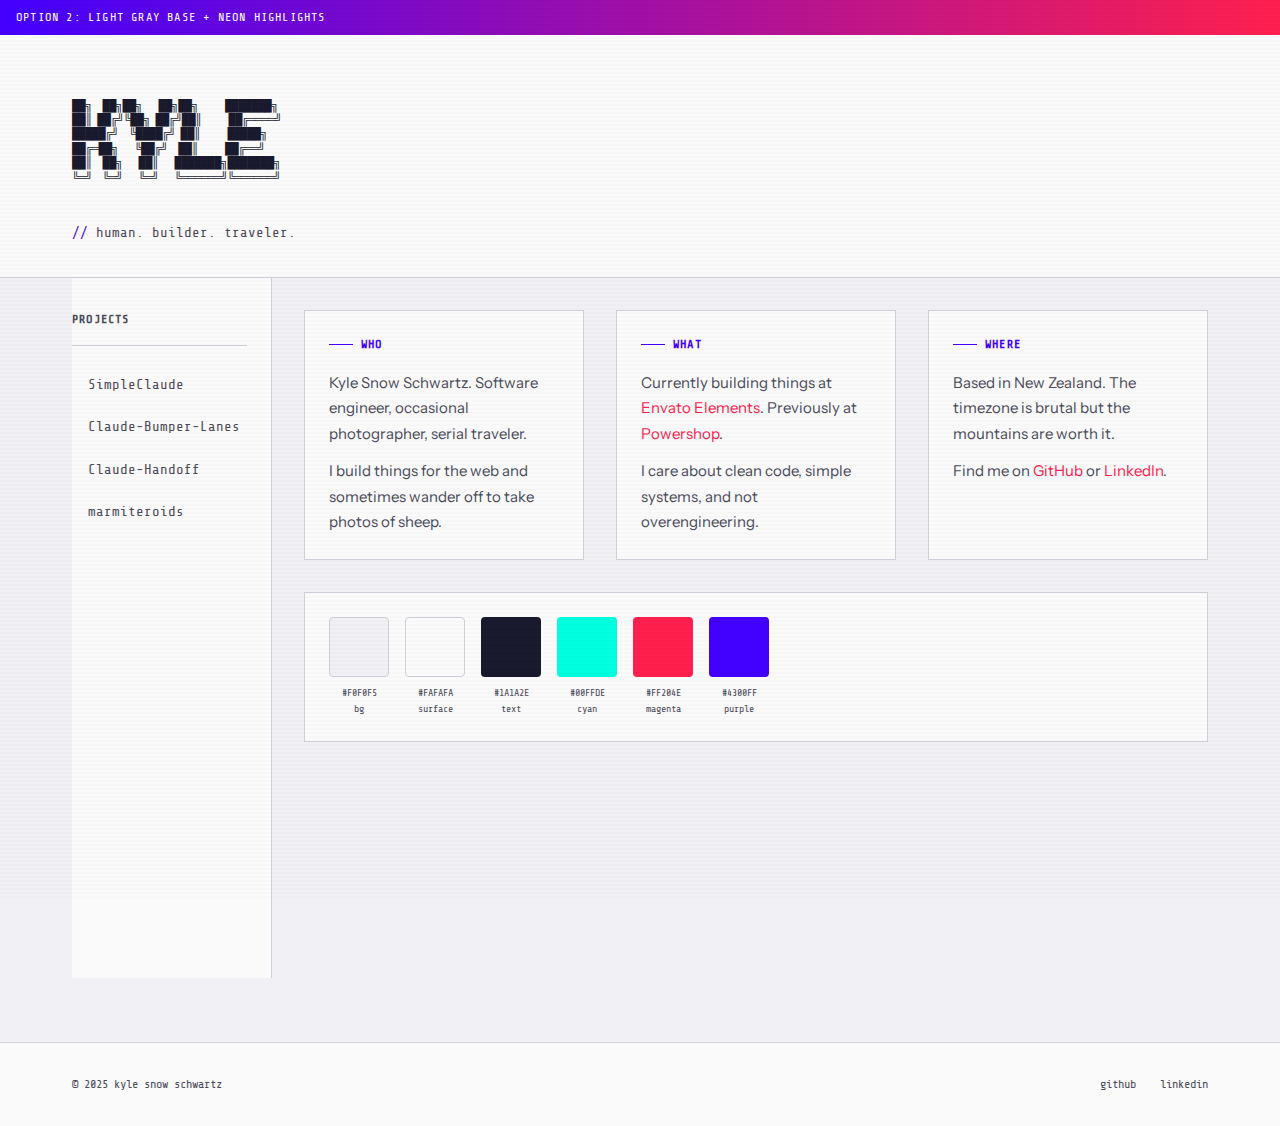
<file: mockups/option2-light-gray-neon.html>
<!DOCTYPE html>
<html lang="en">

<head>
  <meta charset="UTF-8">
  <meta name="viewport" content="width=device-width, initial-scale=1.0">
  <title>Option 2: Light Gray + Neon Highlights</title>
  <link rel="preconnect" href="https://fonts.googleapis.com">
  <link rel="preconnect" href="https://fonts.gstatic.com" crossorigin>
  <link
    href="https://fonts.googleapis.com/css2?family=Instrument+Sans:wght@400;500;600;700&family=Share+Tech+Mono&display=swap"
    rel="stylesheet">
  <style>
    :root {
      /* Option 2: Light Gray Base with Neon Highlights */
      --color-bg: #F0F0F5;
      --color-surface: #FAFAFA;
      --color-text: #1A1A2E;
      --color-text-muted: #4A4A5A;
      --color-border: #D0D0DA;

      /* Neon accents */
      --color-accent: #00FFDE;
      --color-accent-hover: #00E0C4;
      --color-accent-secondary: #FF204E;
      --color-accent-tertiary: #4300FF;

      /* Typography */
      --font-mono: 'Share Tech Mono', monospace;
      --font-sans: 'Instrument Sans', sans-serif;

      /* Layout */
      --sidebar-width: 200px;
      --container-max: 1200px;
      --gap: 2rem;
    }

    *,
    *::before,
    *::after {
      margin: 0;
      padding: 0;
      box-sizing: border-box;
    }

    html {
      font-size: 16px;
    }

    body {
      font-family: var(--font-sans);
      background: var(--color-bg);
      color: var(--color-text);
      line-height: 1.6;
      -webkit-font-smoothing: antialiased;
      min-height: 100vh;
    }

    /* Subtle scanline texture */
    body::before {
      content: '';
      position: fixed;
      top: 0;
      left: 0;
      width: 100%;
      height: 100%;
      background: repeating-linear-gradient(0deg,
          transparent,
          transparent 2px,
          rgba(0, 0, 0, 0.01) 2px,
          rgba(0, 0, 0, 0.01) 4px);
      pointer-events: none;
      z-index: 1000;
    }

    .container {
      max-width: var(--container-max);
      margin: 0 auto;
      padding: 0 var(--gap);
    }

    .theme-label {
      background: linear-gradient(90deg, var(--color-accent-tertiary), var(--color-accent-secondary));
      color: white;
      padding: 0.5rem 1rem;
      font-family: var(--font-mono);
      font-size: 0.75rem;
      text-transform: uppercase;
      letter-spacing: 0.1em;
    }

    header {
      padding: 3rem 0 2rem;
      border-bottom: 1px solid var(--color-border);
      background: var(--color-surface);
    }

    .ascii-banner {
      font-family: var(--font-mono);
      font-size: clamp(0.4rem, 1.5vw, 0.75rem);
      line-height: 1.2;
      color: var(--color-text);
      white-space: pre;
      letter-spacing: -0.05em;
    }

    .tagline {
      font-family: var(--font-mono);
      font-size: 0.875rem;
      color: var(--color-text-muted);
      margin-top: 1.5rem;
      text-transform: lowercase;
    }

    .tagline span {
      color: var(--color-accent-tertiary);
    }

    main {
      display: grid;
      grid-template-columns: var(--sidebar-width) 1fr;
      min-height: calc(100vh - 200px);
    }

    .sidebar {
      border-right: 1px solid var(--color-border);
      padding: 2rem 1.5rem 2rem 0;
      background: var(--color-surface);
    }

    .sidebar-title {
      font-family: var(--font-mono);
      font-size: 0.75rem;
      text-transform: uppercase;
      letter-spacing: 0.1em;
      color: var(--color-text-muted);
      margin-bottom: 1rem;
    }

    .sidebar-divider {
      width: 100%;
      height: 1px;
      background: var(--color-border);
      margin-bottom: 1.5rem;
    }

    .project-list {
      list-style: none;
    }

    .project-list li {
      margin-bottom: 0.75rem;
    }

    .project-list a {
      font-family: var(--font-mono);
      font-size: 0.875rem;
      color: var(--color-text-muted);
      text-decoration: none;
      display: block;
      padding: 0.25rem 0;
      transition: color 0.2s ease, padding-left 0.2s ease;
    }

    .project-list a::before {
      content: '>';
      margin-right: 0.5rem;
      color: var(--color-accent-secondary);
      opacity: 0;
      transition: opacity 0.2s ease;
    }

    .project-list a:hover {
      color: var(--color-text);
      padding-left: 0.5rem;
    }

    .project-list a:hover::before {
      opacity: 1;
    }

    .content {
      padding: 2rem 0 2rem 2rem;
    }

    .about-grid {
      display: grid;
      grid-template-columns: repeat(3, 1fr);
      gap: var(--gap);
    }

    .about-panel {
      padding: 1.5rem;
      border: 1px solid var(--color-border);
      background: var(--color-surface);
      transition: border-color 0.3s ease, box-shadow 0.3s ease;
    }

    .about-panel:hover {
      border-color: var(--color-accent);
      box-shadow: 0 0 20px rgba(0, 255, 222, 0.2);
    }

    .panel-header {
      font-family: var(--font-mono);
      font-size: 0.75rem;
      text-transform: uppercase;
      letter-spacing: 0.1em;
      color: var(--color-accent-tertiary);
      margin-bottom: 1rem;
      display: flex;
      align-items: center;
      gap: 0.5rem;
    }

    .panel-header::before {
      content: '';
      width: 24px;
      height: 1px;
      background: var(--color-accent-tertiary);
    }

    .panel-content {
      font-size: 0.9375rem;
      color: var(--color-text-muted);
      line-height: 1.7;
    }

    .panel-content p {
      margin-bottom: 0.75rem;
    }

    .panel-content p:last-child {
      margin-bottom: 0;
    }

    .panel-content a {
      color: var(--color-accent-secondary);
      text-decoration: none;
      border-bottom: 1px solid transparent;
      transition: border-color 0.2s ease;
    }

    .panel-content a:hover {
      border-bottom-color: var(--color-accent-secondary);
    }

    /* Color swatches demo */
    .swatches {
      display: flex;
      gap: 1rem;
      margin-top: 2rem;
      padding: 1.5rem;
      border: 1px solid var(--color-border);
      background: var(--color-surface);
    }

    .swatch {
      text-align: center;
    }

    .swatch-color {
      width: 60px;
      height: 60px;
      border-radius: 4px;
      margin-bottom: 0.5rem;
    }

    .swatch-label {
      font-family: var(--font-mono);
      font-size: 0.625rem;
      color: var(--color-text-muted);
    }

    footer {
      border-top: 1px solid var(--color-border);
      padding: 2rem 0;
      margin-top: 4rem;
      background: var(--color-surface);
    }

    .footer-content {
      display: flex;
      justify-content: space-between;
      align-items: center;
    }

    .footer-content p {
      font-family: var(--font-mono);
      font-size: 0.75rem;
      color: var(--color-text-muted);
    }

    .social-links {
      display: flex;
      gap: 1.5rem;
    }

    .social-links a {
      font-family: var(--font-mono);
      font-size: 0.75rem;
      color: var(--color-text-muted);
      text-decoration: none;
      transition: color 0.2s ease;
    }

    .social-links a:hover {
      color: var(--color-accent-secondary);
    }

    @media (max-width: 900px) {
      main {
        grid-template-columns: 1fr;
      }

      .sidebar {
        border-right: none;
        border-bottom: 1px solid var(--color-border);
        padding: 1.5rem 0;
      }

      .content {
        padding: 2rem 0;
      }

      .about-grid {
        grid-template-columns: 1fr;
      }
    }
  </style>
</head>

<body>
  <div class="theme-label">Option 2: Light Gray Base + Neon Highlights</div>

  <header>
    <div class="container">
      <div class="ascii-banner" aria-label="Kyle Snow Schwartz">
<span class="name name-kyle">██╗  ██╗██╗   ██╗██╗     ███████╗
██║ ██╔╝╚██╗ ██╔╝██║     ██╔════╝
█████╔╝  ╚████╔╝ ██║     █████╗
██╔═██╗   ╚██╔╝  ██║     ██╔══╝
██║  ██╗   ██║   ███████╗███████╗
╚═╝  ╚═╝   ╚═╝   ╚══════╝╚══════╝</span>
      </div>
      <p class="tagline"><span>//</span> human. builder. traveler.</p>
    </div>
  </header>

  <div class="container">
    <main>
      <aside class="sidebar">
        <h2 class="sidebar-title">Projects</h2>
        <div class="sidebar-divider"></div>
        <ul class="project-list">
          <li><a href="#">SimpleClaude</a></li>
          <li><a href="#">Claude-Bumper-Lanes</a></li>
          <li><a href="#">Claude-Handoff</a></li>
          <li><a href="#">marmiteroids</a></li>
        </ul>
      </aside>

      <section class="content">
        <div class="about-grid">
          <article class="about-panel">
            <h3 class="panel-header">Who</h3>
            <div class="panel-content">
              <p>Kyle Snow Schwartz. Software engineer, occasional photographer, serial traveler.</p>
              <p>I build things for the web and sometimes wander off to take photos of sheep.</p>
            </div>
          </article>

          <article class="about-panel">
            <h3 class="panel-header">What</h3>
            <div class="panel-content">
              <p>Currently building things at <a href="#">Envato Elements</a>. Previously at <a href="#">Powershop</a>.</p>
              <p>I care about clean code, simple systems, and not overengineering.</p>
            </div>
          </article>

          <article class="about-panel">
            <h3 class="panel-header">Where</h3>
            <div class="panel-content">
              <p>Based in New Zealand. The timezone is brutal but the mountains are worth it.</p>
              <p>Find me on <a href="#">GitHub</a> or <a href="#">LinkedIn</a>.</p>
            </div>
          </article>
        </div>

        <div class="swatches">
          <div class="swatch">
            <div class="swatch-color" style="background: #F0F0F5; border: 1px solid #D0D0DA;"></div>
            <div class="swatch-label">#F0F0F5<br>bg</div>
          </div>
          <div class="swatch">
            <div class="swatch-color" style="background: #FAFAFA; border: 1px solid #D0D0DA;"></div>
            <div class="swatch-label">#FAFAFA<br>surface</div>
          </div>
          <div class="swatch">
            <div class="swatch-color" style="background: #1A1A2E;"></div>
            <div class="swatch-label">#1A1A2E<br>text</div>
          </div>
          <div class="swatch">
            <div class="swatch-color" style="background: #00FFDE;"></div>
            <div class="swatch-label">#00FFDE<br>cyan</div>
          </div>
          <div class="swatch">
            <div class="swatch-color" style="background: #FF204E;"></div>
            <div class="swatch-label">#FF204E<br>magenta</div>
          </div>
          <div class="swatch">
            <div class="swatch-color" style="background: #4300FF;"></div>
            <div class="swatch-label">#4300FF<br>purple</div>
          </div>
        </div>
      </section>
    </main>
  </div>

  <footer>
    <div class="container">
      <div class="footer-content">
        <p>&copy; 2025 kyle snow schwartz</p>
        <nav class="social-links">
          <a href="#">github</a>
          <a href="#">linkedin</a>
        </nav>
      </div>
    </div>
  </footer>
</body>

</html>
</file>
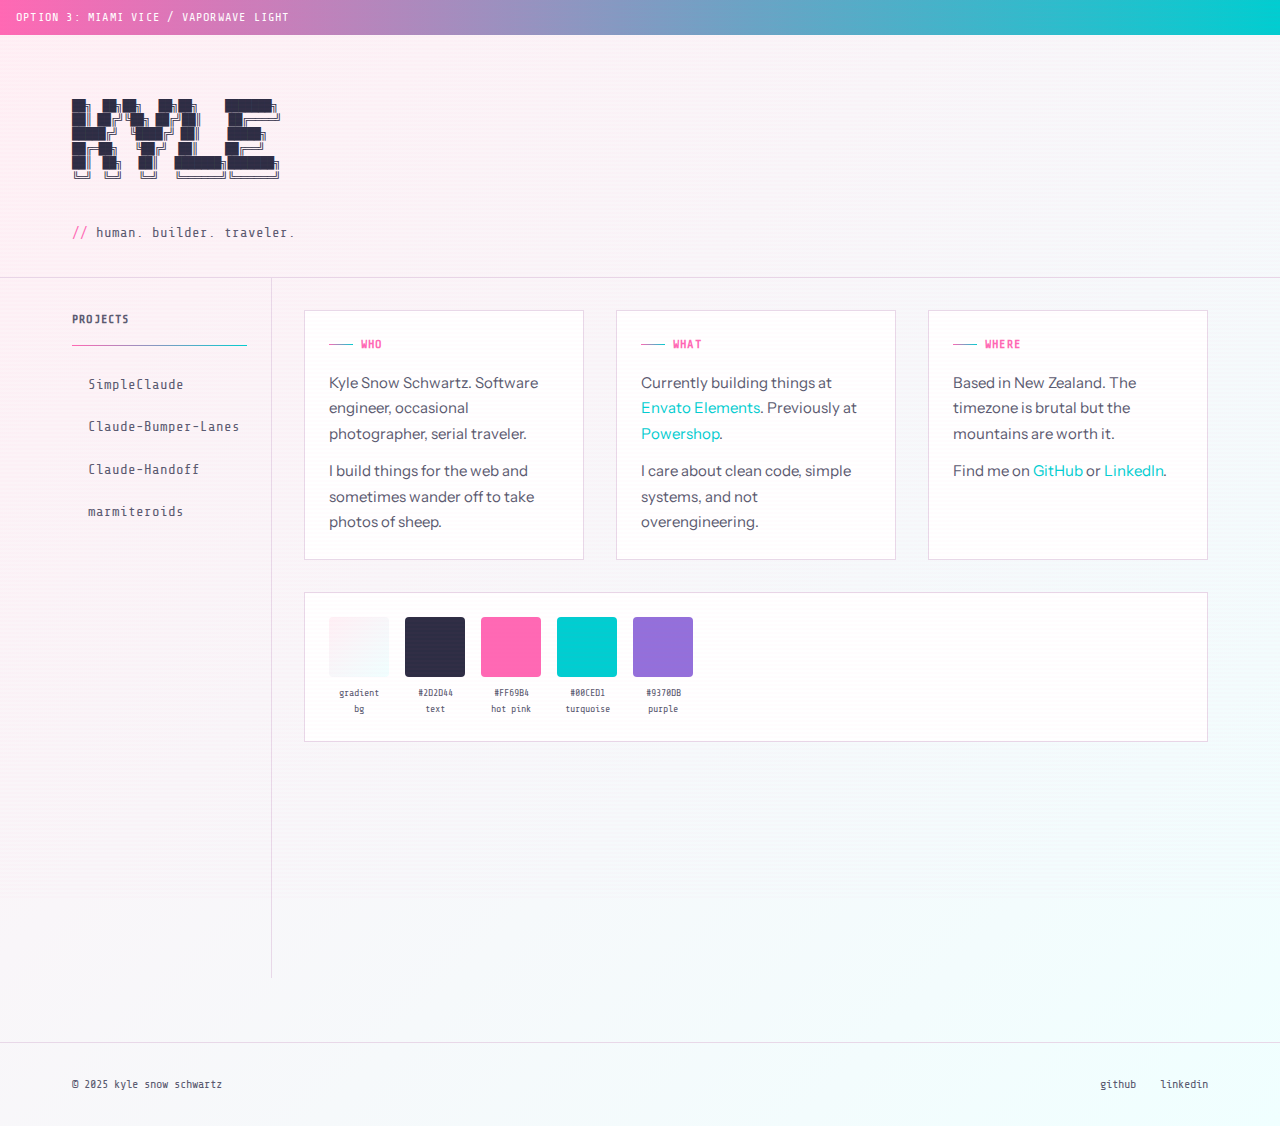
<file: mockups/option3-miami-vice.html>
<!DOCTYPE html>
<html lang="en">

<head>
  <meta charset="UTF-8">
  <meta name="viewport" content="width=device-width, initial-scale=1.0">
  <title>Option 3: Miami Vice / Vaporwave Light</title>
  <link rel="preconnect" href="https://fonts.googleapis.com">
  <link rel="preconnect" href="https://fonts.gstatic.com" crossorigin>
  <link
    href="https://fonts.googleapis.com/css2?family=Instrument+Sans:wght@400;500;600;700&family=Share+Tech+Mono&display=swap"
    rel="stylesheet">
  <style>
    :root {
      /* Option 3: Miami Vice / Vaporwave Light */
      --color-bg: #FFF0F5;
      --color-bg-alt: #F0FFFF;
      --color-surface: #FFFFFF;
      --color-text: #2D2D44;
      --color-text-muted: #5A5A70;
      --color-border: #E8D8E8;

      /* 80s pastels + neon */
      --color-accent: #FF69B4;
      --color-accent-hover: #FF4DA6;
      --color-accent-secondary: #00CED1;
      --color-accent-tertiary: #9370DB;

      /* Typography */
      --font-mono: 'Share Tech Mono', monospace;
      --font-sans: 'Instrument Sans', sans-serif;

      /* Layout */
      --sidebar-width: 200px;
      --container-max: 1200px;
      --gap: 2rem;
    }

    *,
    *::before,
    *::after {
      margin: 0;
      padding: 0;
      box-sizing: border-box;
    }

    html {
      font-size: 16px;
    }

    body {
      font-family: var(--font-sans);
      background: linear-gradient(135deg, var(--color-bg) 0%, var(--color-bg-alt) 100%);
      color: var(--color-text);
      line-height: 1.6;
      -webkit-font-smoothing: antialiased;
      min-height: 100vh;
    }

    /* Subtle scanline texture */
    body::before {
      content: '';
      position: fixed;
      top: 0;
      left: 0;
      width: 100%;
      height: 100%;
      background: repeating-linear-gradient(0deg,
          transparent,
          transparent 2px,
          rgba(255, 105, 180, 0.02) 2px,
          rgba(255, 105, 180, 0.02) 4px);
      pointer-events: none;
      z-index: 1000;
    }

    .container {
      max-width: var(--container-max);
      margin: 0 auto;
      padding: 0 var(--gap);
    }

    .theme-label {
      background: linear-gradient(90deg, var(--color-accent), var(--color-accent-secondary));
      color: white;
      padding: 0.5rem 1rem;
      font-family: var(--font-mono);
      font-size: 0.75rem;
      text-transform: uppercase;
      letter-spacing: 0.1em;
    }

    header {
      padding: 3rem 0 2rem;
      border-bottom: 1px solid var(--color-border);
    }

    .ascii-banner {
      font-family: var(--font-mono);
      font-size: clamp(0.4rem, 1.5vw, 0.75rem);
      line-height: 1.2;
      color: var(--color-text);
      white-space: pre;
      letter-spacing: -0.05em;
    }

    .tagline {
      font-family: var(--font-mono);
      font-size: 0.875rem;
      color: var(--color-text-muted);
      margin-top: 1.5rem;
      text-transform: lowercase;
    }

    .tagline span {
      color: var(--color-accent);
    }

    main {
      display: grid;
      grid-template-columns: var(--sidebar-width) 1fr;
      min-height: calc(100vh - 200px);
    }

    .sidebar {
      border-right: 1px solid var(--color-border);
      padding: 2rem 1.5rem 2rem 0;
    }

    .sidebar-title {
      font-family: var(--font-mono);
      font-size: 0.75rem;
      text-transform: uppercase;
      letter-spacing: 0.1em;
      color: var(--color-text-muted);
      margin-bottom: 1rem;
    }

    .sidebar-divider {
      width: 100%;
      height: 1px;
      background: linear-gradient(90deg, var(--color-accent), var(--color-accent-secondary));
      margin-bottom: 1.5rem;
    }

    .project-list {
      list-style: none;
    }

    .project-list li {
      margin-bottom: 0.75rem;
    }

    .project-list a {
      font-family: var(--font-mono);
      font-size: 0.875rem;
      color: var(--color-text-muted);
      text-decoration: none;
      display: block;
      padding: 0.25rem 0;
      transition: color 0.2s ease, padding-left 0.2s ease;
    }

    .project-list a::before {
      content: '>';
      margin-right: 0.5rem;
      color: var(--color-accent);
      opacity: 0;
      transition: opacity 0.2s ease;
    }

    .project-list a:hover {
      color: var(--color-text);
      padding-left: 0.5rem;
    }

    .project-list a:hover::before {
      opacity: 1;
    }

    .content {
      padding: 2rem 0 2rem 2rem;
    }

    .about-grid {
      display: grid;
      grid-template-columns: repeat(3, 1fr);
      gap: var(--gap);
    }

    .about-panel {
      padding: 1.5rem;
      border: 1px solid var(--color-border);
      background: var(--color-surface);
      transition: border-color 0.3s ease, box-shadow 0.3s ease;
    }

    .about-panel:hover {
      border-color: var(--color-accent);
      box-shadow: 0 4px 20px rgba(255, 105, 180, 0.15);
    }

    .panel-header {
      font-family: var(--font-mono);
      font-size: 0.75rem;
      text-transform: uppercase;
      letter-spacing: 0.1em;
      color: var(--color-accent);
      margin-bottom: 1rem;
      display: flex;
      align-items: center;
      gap: 0.5rem;
    }

    .panel-header::before {
      content: '';
      width: 24px;
      height: 1px;
      background: linear-gradient(90deg, var(--color-accent), var(--color-accent-secondary));
    }

    .panel-content {
      font-size: 0.9375rem;
      color: var(--color-text-muted);
      line-height: 1.7;
    }

    .panel-content p {
      margin-bottom: 0.75rem;
    }

    .panel-content p:last-child {
      margin-bottom: 0;
    }

    .panel-content a {
      color: var(--color-accent-secondary);
      text-decoration: none;
      border-bottom: 1px solid transparent;
      transition: border-color 0.2s ease;
    }

    .panel-content a:hover {
      border-bottom-color: var(--color-accent-secondary);
    }

    /* Color swatches demo */
    .swatches {
      display: flex;
      gap: 1rem;
      margin-top: 2rem;
      padding: 1.5rem;
      border: 1px solid var(--color-border);
      background: var(--color-surface);
    }

    .swatch {
      text-align: center;
    }

    .swatch-color {
      width: 60px;
      height: 60px;
      border-radius: 4px;
      margin-bottom: 0.5rem;
    }

    .swatch-label {
      font-family: var(--font-mono);
      font-size: 0.625rem;
      color: var(--color-text-muted);
    }

    footer {
      border-top: 1px solid var(--color-border);
      padding: 2rem 0;
      margin-top: 4rem;
    }

    .footer-content {
      display: flex;
      justify-content: space-between;
      align-items: center;
    }

    .footer-content p {
      font-family: var(--font-mono);
      font-size: 0.75rem;
      color: var(--color-text-muted);
    }

    .social-links {
      display: flex;
      gap: 1.5rem;
    }

    .social-links a {
      font-family: var(--font-mono);
      font-size: 0.75rem;
      color: var(--color-text-muted);
      text-decoration: none;
      transition: color 0.2s ease;
    }

    .social-links a:hover {
      color: var(--color-accent);
    }

    @media (max-width: 900px) {
      main {
        grid-template-columns: 1fr;
      }

      .sidebar {
        border-right: none;
        border-bottom: 1px solid var(--color-border);
        padding: 1.5rem 0;
      }

      .content {
        padding: 2rem 0;
      }

      .about-grid {
        grid-template-columns: 1fr;
      }
    }
  </style>
</head>

<body>
  <div class="theme-label">Option 3: Miami Vice / Vaporwave Light</div>

  <header>
    <div class="container">
      <div class="ascii-banner" aria-label="Kyle Snow Schwartz">
<span class="name name-kyle">██╗  ██╗██╗   ██╗██╗     ███████╗
██║ ██╔╝╚██╗ ██╔╝██║     ██╔════╝
█████╔╝  ╚████╔╝ ██║     █████╗
██╔═██╗   ╚██╔╝  ██║     ██╔══╝
██║  ██╗   ██║   ███████╗███████╗
╚═╝  ╚═╝   ╚═╝   ╚══════╝╚══════╝</span>
      </div>
      <p class="tagline"><span>//</span> human. builder. traveler.</p>
    </div>
  </header>

  <div class="container">
    <main>
      <aside class="sidebar">
        <h2 class="sidebar-title">Projects</h2>
        <div class="sidebar-divider"></div>
        <ul class="project-list">
          <li><a href="#">SimpleClaude</a></li>
          <li><a href="#">Claude-Bumper-Lanes</a></li>
          <li><a href="#">Claude-Handoff</a></li>
          <li><a href="#">marmiteroids</a></li>
        </ul>
      </aside>

      <section class="content">
        <div class="about-grid">
          <article class="about-panel">
            <h3 class="panel-header">Who</h3>
            <div class="panel-content">
              <p>Kyle Snow Schwartz. Software engineer, occasional photographer, serial traveler.</p>
              <p>I build things for the web and sometimes wander off to take photos of sheep.</p>
            </div>
          </article>

          <article class="about-panel">
            <h3 class="panel-header">What</h3>
            <div class="panel-content">
              <p>Currently building things at <a href="#">Envato Elements</a>. Previously at <a href="#">Powershop</a>.</p>
              <p>I care about clean code, simple systems, and not overengineering.</p>
            </div>
          </article>

          <article class="about-panel">
            <h3 class="panel-header">Where</h3>
            <div class="panel-content">
              <p>Based in New Zealand. The timezone is brutal but the mountains are worth it.</p>
              <p>Find me on <a href="#">GitHub</a> or <a href="#">LinkedIn</a>.</p>
            </div>
          </article>
        </div>

        <div class="swatches">
          <div class="swatch">
            <div class="swatch-color" style="background: linear-gradient(135deg, #FFF0F5, #F0FFFF);"></div>
            <div class="swatch-label">gradient<br>bg</div>
          </div>
          <div class="swatch">
            <div class="swatch-color" style="background: #2D2D44;"></div>
            <div class="swatch-label">#2D2D44<br>text</div>
          </div>
          <div class="swatch">
            <div class="swatch-color" style="background: #FF69B4;"></div>
            <div class="swatch-label">#FF69B4<br>hot pink</div>
          </div>
          <div class="swatch">
            <div class="swatch-color" style="background: #00CED1;"></div>
            <div class="swatch-label">#00CED1<br>turquoise</div>
          </div>
          <div class="swatch">
            <div class="swatch-color" style="background: #9370DB;"></div>
            <div class="swatch-label">#9370DB<br>purple</div>
          </div>
        </div>
      </section>
    </main>
  </div>

  <footer>
    <div class="container">
      <div class="footer-content">
        <p>&copy; 2025 kyle snow schwartz</p>
        <nav class="social-links">
          <a href="#">github</a>
          <a href="#">linkedin</a>
        </nav>
      </div>
    </div>
  </footer>
</body>

</html>
</file>
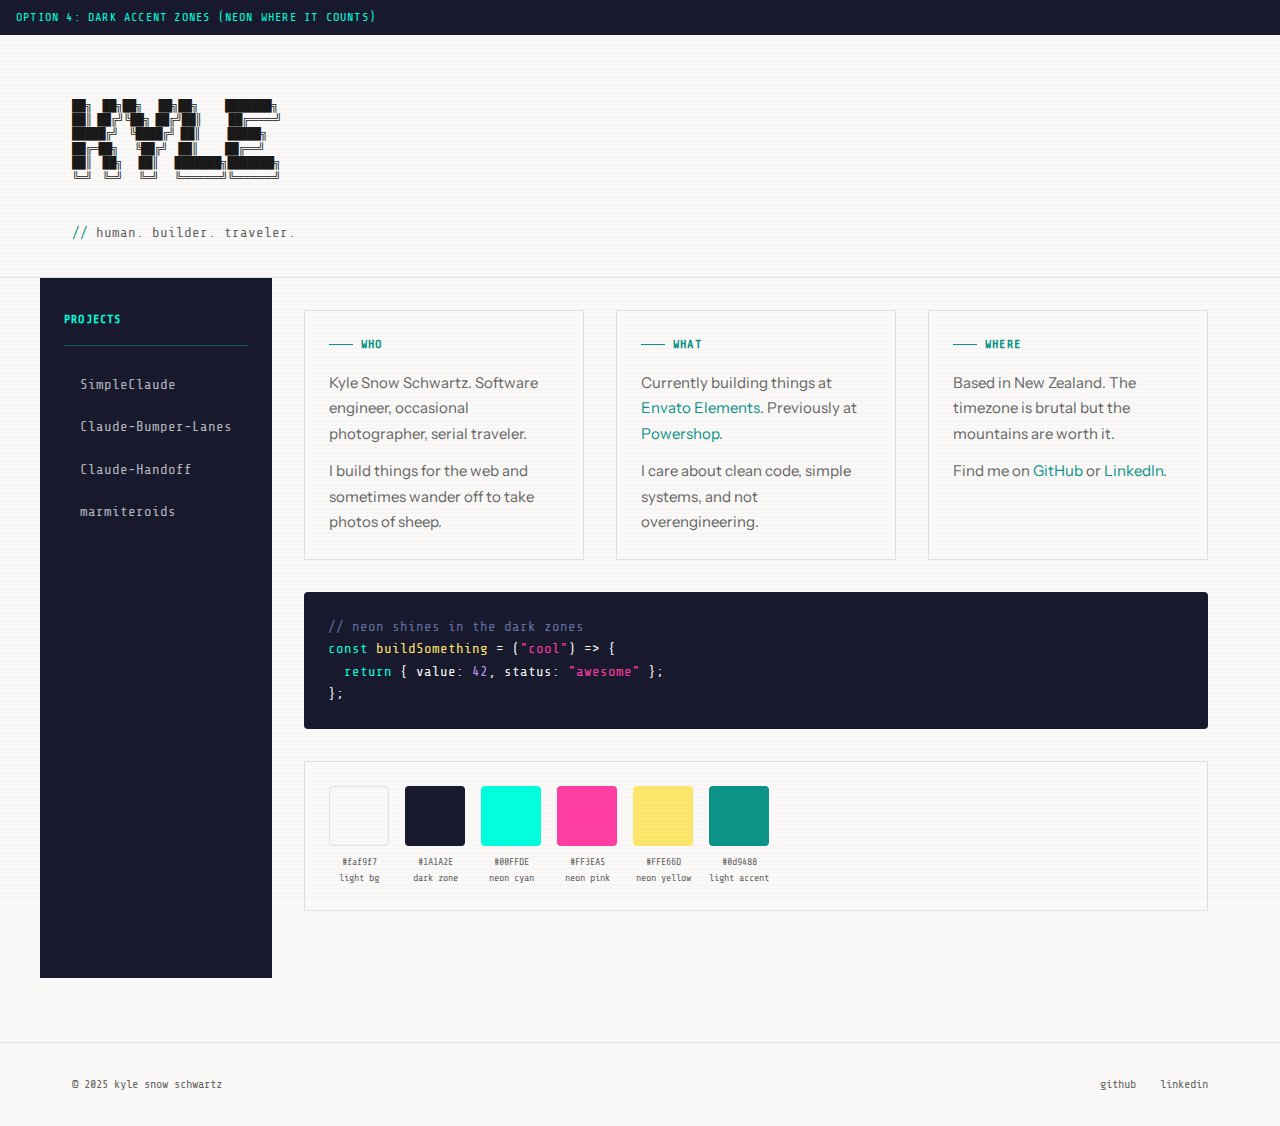
<file: mockups/option4-dark-zones.html>
<!DOCTYPE html>
<html lang="en">

<head>
  <meta charset="UTF-8">
  <meta name="viewport" content="width=device-width, initial-scale=1.0">
  <title>Option 4: Dark Accent Zones</title>
  <link rel="preconnect" href="https://fonts.googleapis.com">
  <link rel="preconnect" href="https://fonts.gstatic.com" crossorigin>
  <link
    href="https://fonts.googleapis.com/css2?family=Instrument+Sans:wght@400;500;600;700&family=Share+Tech+Mono&display=swap"
    rel="stylesheet">
  <style>
    :root {
      /* Option 4: Light base with Dark Accent Zones */
      --color-bg: #faf9f7;
      --color-text: #1a1a1a;
      --color-text-muted: #666666;
      --color-border: #e0e0e0;

      /* Dark zone colors */
      --color-dark-bg: #1A1A2E;
      --color-dark-surface: #16213E;
      --color-dark-text: #FAFAFA;

      /* Neon accents (shine in dark zones) */
      --color-accent: #00FFDE;
      --color-accent-hover: #00E0C4;
      --color-accent-secondary: #FF3EA5;
      --color-accent-tertiary: #FFE66D;

      /* Light mode accent (more subdued) */
      --color-light-accent: #0d9488;

      /* Typography */
      --font-mono: 'Share Tech Mono', monospace;
      --font-sans: 'Instrument Sans', sans-serif;

      /* Layout */
      --sidebar-width: 200px;
      --container-max: 1200px;
      --gap: 2rem;
    }

    *,
    *::before,
    *::after {
      margin: 0;
      padding: 0;
      box-sizing: border-box;
    }

    html {
      font-size: 16px;
    }

    body {
      font-family: var(--font-sans);
      background: var(--color-bg);
      color: var(--color-text);
      line-height: 1.6;
      -webkit-font-smoothing: antialiased;
      min-height: 100vh;
    }

    /* Subtle scanline texture */
    body::before {
      content: '';
      position: fixed;
      top: 0;
      left: 0;
      width: 100%;
      height: 100%;
      background: repeating-linear-gradient(0deg,
          transparent,
          transparent 2px,
          rgba(0, 0, 0, 0.01) 2px,
          rgba(0, 0, 0, 0.01) 4px);
      pointer-events: none;
      z-index: 1000;
    }

    .container {
      max-width: var(--container-max);
      margin: 0 auto;
      padding: 0 var(--gap);
    }

    .theme-label {
      background: var(--color-dark-bg);
      color: var(--color-accent);
      padding: 0.5rem 1rem;
      font-family: var(--font-mono);
      font-size: 0.75rem;
      text-transform: uppercase;
      letter-spacing: 0.1em;
    }

    header {
      padding: 3rem 0 2rem;
      border-bottom: 1px solid var(--color-border);
    }

    .ascii-banner {
      font-family: var(--font-mono);
      font-size: clamp(0.4rem, 1.5vw, 0.75rem);
      line-height: 1.2;
      color: var(--color-text);
      white-space: pre;
      letter-spacing: -0.05em;
    }

    .tagline {
      font-family: var(--font-mono);
      font-size: 0.875rem;
      color: var(--color-text-muted);
      margin-top: 1.5rem;
      text-transform: lowercase;
    }

    .tagline span {
      color: var(--color-light-accent);
    }

    main {
      display: grid;
      grid-template-columns: var(--sidebar-width) 1fr;
      min-height: calc(100vh - 200px);
    }

    /* DARK ZONE: Sidebar */
    .sidebar {
      background: var(--color-dark-bg);
      color: var(--color-dark-text);
      padding: 2rem 1.5rem;
      margin-left: calc(-1 * var(--gap));
    }

    .sidebar-title {
      font-family: var(--font-mono);
      font-size: 0.75rem;
      text-transform: uppercase;
      letter-spacing: 0.1em;
      color: var(--color-accent);
      margin-bottom: 1rem;
    }

    .sidebar-divider {
      width: 100%;
      height: 1px;
      background: var(--color-accent);
      opacity: 0.3;
      margin-bottom: 1.5rem;
    }

    .project-list {
      list-style: none;
    }

    .project-list li {
      margin-bottom: 0.75rem;
    }

    .project-list a {
      font-family: var(--font-mono);
      font-size: 0.875rem;
      color: rgba(255, 255, 255, 0.7);
      text-decoration: none;
      display: block;
      padding: 0.25rem 0;
      transition: color 0.2s ease, padding-left 0.2s ease;
    }

    .project-list a::before {
      content: '>';
      margin-right: 0.5rem;
      color: var(--color-accent);
      opacity: 0;
      transition: opacity 0.2s ease;
    }

    .project-list a:hover {
      color: var(--color-accent);
      padding-left: 0.5rem;
    }

    .project-list a:hover::before {
      opacity: 1;
    }

    .content {
      padding: 2rem 0 2rem 2rem;
    }

    .about-grid {
      display: grid;
      grid-template-columns: repeat(3, 1fr);
      gap: var(--gap);
    }

    .about-panel {
      padding: 1.5rem;
      border: 1px solid var(--color-border);
      background: transparent;
      transition: border-color 0.3s ease, box-shadow 0.3s ease;
    }

    .about-panel:hover {
      border-color: var(--color-light-accent);
      box-shadow: 0 4px 20px rgba(0, 0, 0, 0.04);
    }

    .panel-header {
      font-family: var(--font-mono);
      font-size: 0.75rem;
      text-transform: uppercase;
      letter-spacing: 0.1em;
      color: var(--color-light-accent);
      margin-bottom: 1rem;
      display: flex;
      align-items: center;
      gap: 0.5rem;
    }

    .panel-header::before {
      content: '';
      width: 24px;
      height: 1px;
      background: var(--color-light-accent);
    }

    .panel-content {
      font-size: 0.9375rem;
      color: var(--color-text-muted);
      line-height: 1.7;
    }

    .panel-content p {
      margin-bottom: 0.75rem;
    }

    .panel-content p:last-child {
      margin-bottom: 0;
    }

    .panel-content a {
      color: var(--color-light-accent);
      text-decoration: none;
      border-bottom: 1px solid transparent;
      transition: border-color 0.2s ease;
    }

    .panel-content a:hover {
      border-bottom-color: var(--color-light-accent);
    }

    /* DARK ZONE: Code block demo */
    .code-demo {
      background: var(--color-dark-bg);
      color: var(--color-dark-text);
      padding: 1.5rem;
      margin-top: 2rem;
      font-family: var(--font-mono);
      font-size: 0.875rem;
      line-height: 1.6;
      border-radius: 4px;
    }

    .code-demo .comment {
      color: #6272A4;
    }

    .code-demo .keyword {
      color: var(--color-accent);
    }

    .code-demo .string {
      color: var(--color-accent-secondary);
    }

    .code-demo .function {
      color: var(--color-accent-tertiary);
    }

    .code-demo .number {
      color: #BD93F9;
    }

    /* Color swatches demo */
    .swatches {
      display: flex;
      gap: 1rem;
      margin-top: 2rem;
      padding: 1.5rem;
      border: 1px solid var(--color-border);
    }

    .swatch {
      text-align: center;
    }

    .swatch-color {
      width: 60px;
      height: 60px;
      border-radius: 4px;
      margin-bottom: 0.5rem;
    }

    .swatch-label {
      font-family: var(--font-mono);
      font-size: 0.625rem;
      color: var(--color-text-muted);
    }

    footer {
      border-top: 1px solid var(--color-border);
      padding: 2rem 0;
      margin-top: 4rem;
    }

    .footer-content {
      display: flex;
      justify-content: space-between;
      align-items: center;
    }

    .footer-content p {
      font-family: var(--font-mono);
      font-size: 0.75rem;
      color: var(--color-text-muted);
    }

    .social-links {
      display: flex;
      gap: 1.5rem;
    }

    .social-links a {
      font-family: var(--font-mono);
      font-size: 0.75rem;
      color: var(--color-text-muted);
      text-decoration: none;
      transition: color 0.2s ease;
    }

    .social-links a:hover {
      color: var(--color-light-accent);
    }

    @media (max-width: 900px) {
      main {
        grid-template-columns: 1fr;
      }

      .sidebar {
        margin-left: calc(-1 * var(--gap));
        margin-right: calc(-1 * var(--gap));
        padding: 1.5rem var(--gap);
      }

      .content {
        padding: 2rem 0;
      }

      .about-grid {
        grid-template-columns: 1fr;
      }
    }
  </style>
</head>

<body>
  <div class="theme-label">Option 4: Dark Accent Zones (Neon where it counts)</div>

  <header>
    <div class="container">
      <div class="ascii-banner" aria-label="Kyle Snow Schwartz">
<span class="name name-kyle">██╗  ██╗██╗   ██╗██╗     ███████╗
██║ ██╔╝╚██╗ ██╔╝██║     ██╔════╝
█████╔╝  ╚████╔╝ ██║     █████╗
██╔═██╗   ╚██╔╝  ██║     ██╔══╝
██║  ██╗   ██║   ███████╗███████╗
╚═╝  ╚═╝   ╚═╝   ╚══════╝╚══════╝</span>
      </div>
      <p class="tagline"><span>//</span> human. builder. traveler.</p>
    </div>
  </header>

  <div class="container">
    <main>
      <aside class="sidebar">
        <h2 class="sidebar-title">Projects</h2>
        <div class="sidebar-divider"></div>
        <ul class="project-list">
          <li><a href="#">SimpleClaude</a></li>
          <li><a href="#">Claude-Bumper-Lanes</a></li>
          <li><a href="#">Claude-Handoff</a></li>
          <li><a href="#">marmiteroids</a></li>
        </ul>
      </aside>

      <section class="content">
        <div class="about-grid">
          <article class="about-panel">
            <h3 class="panel-header">Who</h3>
            <div class="panel-content">
              <p>Kyle Snow Schwartz. Software engineer, occasional photographer, serial traveler.</p>
              <p>I build things for the web and sometimes wander off to take photos of sheep.</p>
            </div>
          </article>

          <article class="about-panel">
            <h3 class="panel-header">What</h3>
            <div class="panel-content">
              <p>Currently building things at <a href="#">Envato Elements</a>. Previously at <a href="#">Powershop</a>.</p>
              <p>I care about clean code, simple systems, and not overengineering.</p>
            </div>
          </article>

          <article class="about-panel">
            <h3 class="panel-header">Where</h3>
            <div class="panel-content">
              <p>Based in New Zealand. The timezone is brutal but the mountains are worth it.</p>
              <p>Find me on <a href="#">GitHub</a> or <a href="#">LinkedIn</a>.</p>
            </div>
          </article>
        </div>

        <div class="code-demo">
          <span class="comment">// neon shines in the dark zones</span><br>
          <span class="keyword">const</span> <span class="function">buildSomething</span> = (<span class="string">"cool"</span>) => {<br>
          &nbsp;&nbsp;<span class="keyword">return</span> { value: <span class="number">42</span>, status: <span class="string">"awesome"</span> };<br>
          };
        </div>

        <div class="swatches">
          <div class="swatch">
            <div class="swatch-color" style="background: #faf9f7; border: 1px solid #e0e0e0;"></div>
            <div class="swatch-label">#faf9f7<br>light bg</div>
          </div>
          <div class="swatch">
            <div class="swatch-color" style="background: #1A1A2E;"></div>
            <div class="swatch-label">#1A1A2E<br>dark zone</div>
          </div>
          <div class="swatch">
            <div class="swatch-color" style="background: #00FFDE;"></div>
            <div class="swatch-label">#00FFDE<br>neon cyan</div>
          </div>
          <div class="swatch">
            <div class="swatch-color" style="background: #FF3EA5;"></div>
            <div class="swatch-label">#FF3EA5<br>neon pink</div>
          </div>
          <div class="swatch">
            <div class="swatch-color" style="background: #FFE66D;"></div>
            <div class="swatch-label">#FFE66D<br>neon yellow</div>
          </div>
          <div class="swatch">
            <div class="swatch-color" style="background: #0d9488;"></div>
            <div class="swatch-label">#0d9488<br>light accent</div>
          </div>
        </div>
      </section>
    </main>
  </div>

  <footer>
    <div class="container">
      <div class="footer-content">
        <p>&copy; 2025 kyle snow schwartz</p>
        <nav class="social-links">
          <a href="#">github</a>
          <a href="#">linkedin</a>
        </nav>
      </div>
    </div>
  </footer>
</body>

</html>
</file>
<file: css/main.css>
/*******************
GENERAL
*******************/

body {
  font-family: 'Open Sans';
}

#wrapper {
  max-width: 940px;
  margin: 0 auto;
  padding: 0 5%;
}

a {
  text-decoration: none;
}

img {
  max-width: 100%;
}

h3 {
  margin: 0 0 1em 0;

}

#overlay {
  background: rgba(0,0,0,0.7);
  width: 100%;
  height: 500%;
  position: absolute;
  top:0;
  left:0;
  display: none;
  text-align: center;
}

#overlay img {
  margin-top: 10%;
  max-width: 60%;

}

#overlay p {
  color: #599a68;
}


/*******************
HEADING
*******************/

header {
  float: left;
  margin: 0 0 30px 0;
  padding: 5px 0 0 0;
  width: 100%;
}

#logo {
  text-align: center;
  margin: 0;
}

select {
  width: 94%;
  margin: 11px 0 11px 2%;
  float: left;
  text-align: center;
}

/* tried giving a backup font i.e. 'Changa One', sans-serif; but the website kept taking the backup font instead for some reason. google before tags */
h1 {
  font-family: 'Changa One';
  margin: 15px 0;
  font-size: 1.75em;
  font-weight: normal;
  line-height: 0.8em;
}

h2 {
  font-size: 0.75em;
  margin: -5px 0 0;
  font-weight: 800;
}


/*******************
NAVIGATION
*******************/

nav {
  text-align: center;
  padding: 10px 0;
  margin: 20px 0 0;
}

nav ul {
  list-style: none;
  margin: 0 10px;
  padding: 0;
}

nav li {
  display: inline-block;
}

nav a {
  font-weight: 800;
  padding: 15px 10px;
}

//modify css to hide links on small widths and show button and select
  //also hides select and button on larger width and show's links
//make sure appropriate option is selected

@media (min-width: 320px) and (max-width: 667px) {
  #nested ul {
    display: none;
  }
}

@media (min-width: 667px) {
  #nested select, #nested button {
    display: none;
  }
}

#nested li {
  display: none;
}

/*******************
FOOTER
*******************/

footer {
  font-size: 0.75em;
  text-align: center;
  clear: both;
  padding-top: 50px;
  color: #ccc;
}

.social {
  width: 20px;
  height: 20px;
  margin: 0 5px;
}

/*******************
PAGE: PORTFOLIO;
*******************/

#gallery {
  margin: 0;
  padding: 0;
  list-style: none;
}

#gallery li {
  float: left;
  width: 45%;
  margin: 2.5%;
  color: #bdc3c7;
}

#gallery li a p{
  background-color: #6ab47b;
  margin: 0;
  padding: 5%;
  font-size: 0.75em;
  color: #fff;
}

/*******************
PAGE:ABOUT;
*******************/

.profile-photo {
  display: block;
  max-width: 150px;
  margin: 0 auto 30px;
  border-radius: 20px;
}

/*******************
PAGE:CONTACT;
*******************/

.contact-info {
  list-style: none;
  padding: 0;
  margin: 0;
  font-size: 0.9em;
}

.contact-info a {
  display: block;
  min-height: 20px;
  background-repeat: no-repeat;
  background-size: 20px 20px;
  padding: 0 0 0 30px;
  margin: 0 0 10px;
}

.contact-info li.phone a {
  background-image: url('../img/phone.png');
}

.contact-info li.mail a {
  background-image: url('../img/mail.png');
}


/*******************
COLORS
*******************/

/* site body */
body {
  background-color: #000;
  color: #999;
}

/* green header*/
header {
  background-color: #6ab47b;
  border-color: #599a68;
}

/* nav background on mobile*/
nav {
  background-color: #599a68;
}

/* logo text*/
h1, h2 {
  color: #fff;
}

/* links */
a {
  color: #6ab47b;
}

/* nav link*/
nav a, nav a:visited {
  color: #fff;
}

/* selected nav link*/
nav a.selected, nav a:hover {
  color: #32673f;
}
</file>
<file: css/responsive.css>
@media screen and (min-width: 480px) {

  /*******************
  contact 2 column layout
  *******************/

  #primary {
    width: 50%;
    float: left;
  }

  #secondary {
    width: 40%;
    float: right;
  }

}

  /*******************
  PAGE: PORTFOLIO;
  *******************/

  #gallery li {
    width: 28.33333333333%;
  }

  #gallery li:nth-child(4n) {
    clear: left;
  }


  /*******************
  PAGE: ABOUT;
  *******************/

  .profile-photo {
    float: left;
    margin: 0 5% 80px 0;
  }

@media screen and (min-width: 660px) {

  /*******************
  PAGE: HEADER;
  *******************/

  nav {
    background: none;
    float: right;
    font-size: 1.125em;
    margin-right: 5%;
    text-align: right;
    width: 45%;
  }

#logo {
  float: left;
  margin-left: 5%;
  text-align: left;
  width: 45%;
}

h1 {
  font-size: 2.5em;
}

h2 {
  font-size: 0.825em
  margin-bottom:20px;
}

header {
  border-bottom: 5px solid #599a68;
  margin-bottom: 60px;
}
</file>
<file: conway_js/stylesheets/index.css>
html, body { position: relative; height: 100%; }

body { text-align: center; font-family: 'Asap', sans-serif;
  font-weight: bold; background-image: url('http://www.dezineguide.com/wp-content/uploads/2012/07/Nature-Spiral-Bokeh-Micro1.jpg'); color: rgb(255, 248, 227); }

div { margin: 0; }

h1 { letter-spacing: 5px; font-size: 50px; font-weight: 100; }

#grid { position: relative; margin: 0 auto; text-align: center;}

/*#grid { position: relative; margin: 0 auto; height: 1500px; width: 100%; background-color: orange; }*/

.row { height: 12px; position: relative; }

.cell { display: inline-block; width: 12px; height: 100%; border-radius: 100%; }

/*.alive { background: rgb(204, 204, 159); }*/

.alive { background-image: url('https://www.med.upenn.edu/camb/user_images/JustinBeckerlabphoto1-2014-2.jpg'); background-size: cover; }

.background {
  height: 786px;
  width: 780px;
  background-color: rgba(64, 124, 114, 0.6);
  text-align: center;
  position: relative;
    top:0;
    bottom: 0;
    left: 0;
    right: 0;

    margin: auto;

}

.refresh-conway {
  margin: 15px;
  background-color: rgba(64, 124, 114, 0.9);
}
</file>
<file: marmitegasm/stylesheets/application.css>
/* ------------------------------ general styles ------------------------------*/
canvas {
  background-color: #ffffff;
}

body { margin: 0; }
canvas { width: 100%; height: 100% }


/* ------------------------------ nav styles ------------------------------*/


nav {
	width: 150px;
	background-color: #e42313;
	height: 200px;
	margin: 0;
	margin-right: 50px;
	position: fixed;
	top: -250px;
	left: 0;
	opacity: 0.9;
	padding-top: 40px;
	z-index: 5;
}

.open_nav {
	margin-left: 5px;

}

.nav_item {
	margin-top: auto;
}

p, a {
	left: 5px;
	font-family: 'Courier New';
}
</file>
